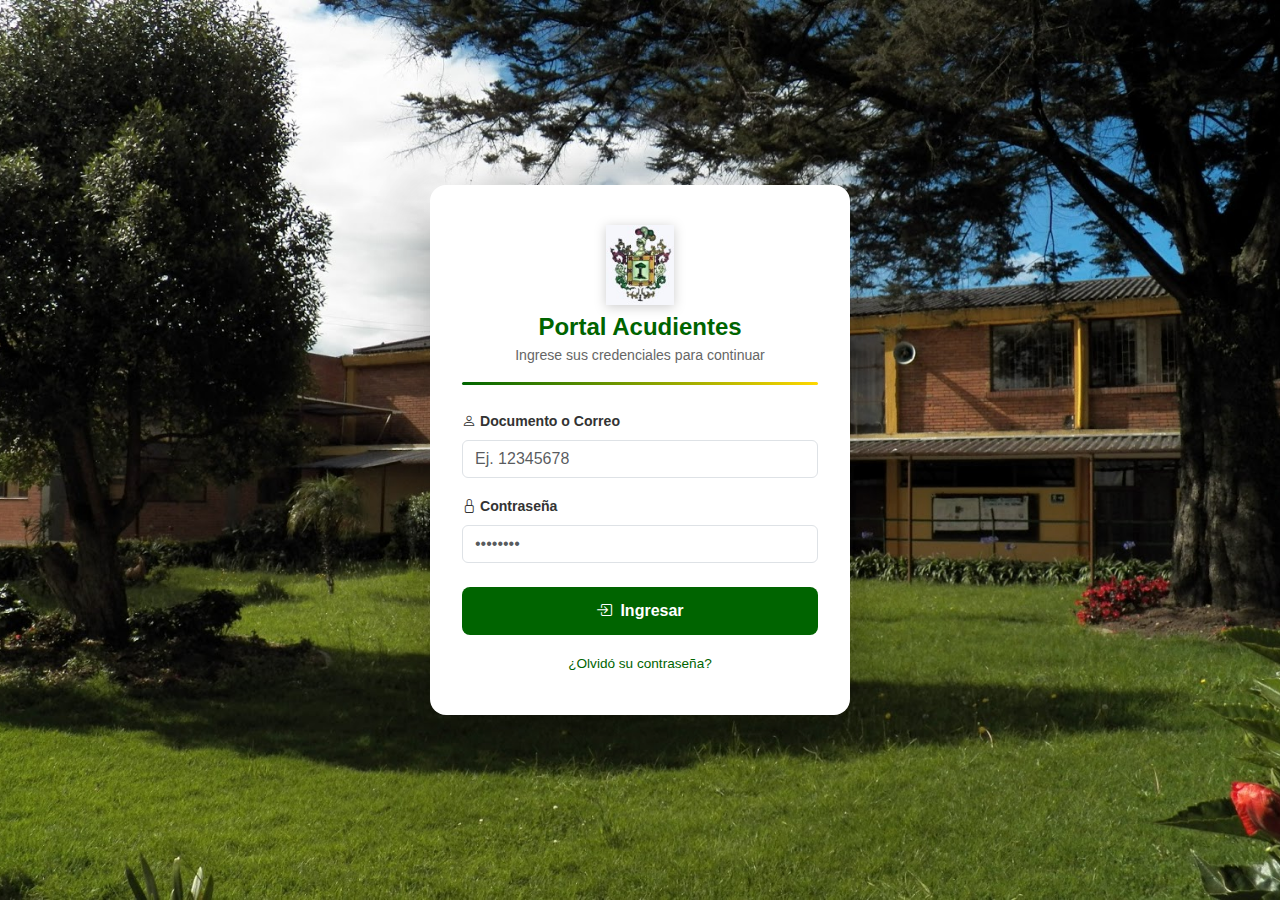
<file: Acudientes.html>
<!DOCTYPE html>
<html lang="es">
<head>
    <meta charset="UTF-8">
    <meta name="viewport" content="width=device-width, initial-scale=1.0">
    <title>Portal Acudientes - Yermo y Parres</title>
    <link href="https://cdn.jsdelivr.net/npm/bootstrap@5.3.3/dist/css/bootstrap.min.css" rel="stylesheet">
    <link href="https://cdn.jsdelivr.net/npm/bootstrap-icons@1.11.3/font/bootstrap-icons.min.css" rel="stylesheet">
    <link rel="stylesheet" href="style.css">
</head>
<body class="login-page">

<div class="login-card">
    <div class="text-center mb-3">
        <img src="[data-uri]" alt="Escudo Yermo y Parres" class="escudo-logo">
        <h2 class="login-title">Portal Acudientes</h2>
        <p class="login-subtitle">Ingrese sus credenciales para continuar</p>
    </div>
    <div class="login-divider"></div>
    <form action="mensajeria.html">
        <div class="mb-3">
            <label for="usuario" class="form-label fw-semibold" style="font-size:0.88rem;">
                <i class="bi bi-person me-1"></i>Documento o Correo
            </label>
            <input type="text" class="form-control" id="usuario" placeholder="Ej. 12345678" required>
        </div>
        <div class="mb-4">
            <label for="password" class="form-label fw-semibold" style="font-size:0.88rem;">
                <i class="bi bi-lock me-1"></i>Contraseña
            </label>
            <input type="password" class="form-control" id="password" placeholder="••••••••" required>
        </div>
        <button type="submit" class="btn-ingresar mb-3">
            <i class="bi bi-box-arrow-in-right me-2"></i>Ingresar
        </button>
        <div class="text-center">
            <a href="#" class="forgot-link">¿Olvidó su contraseña?</a>
        </div>
    </form>
</div>

<script src="https://cdn.jsdelivr.net/npm/bootstrap@5.3.3/dist/js/bootstrap.bundle.min.js"></script>
</body>
</html>
</file>
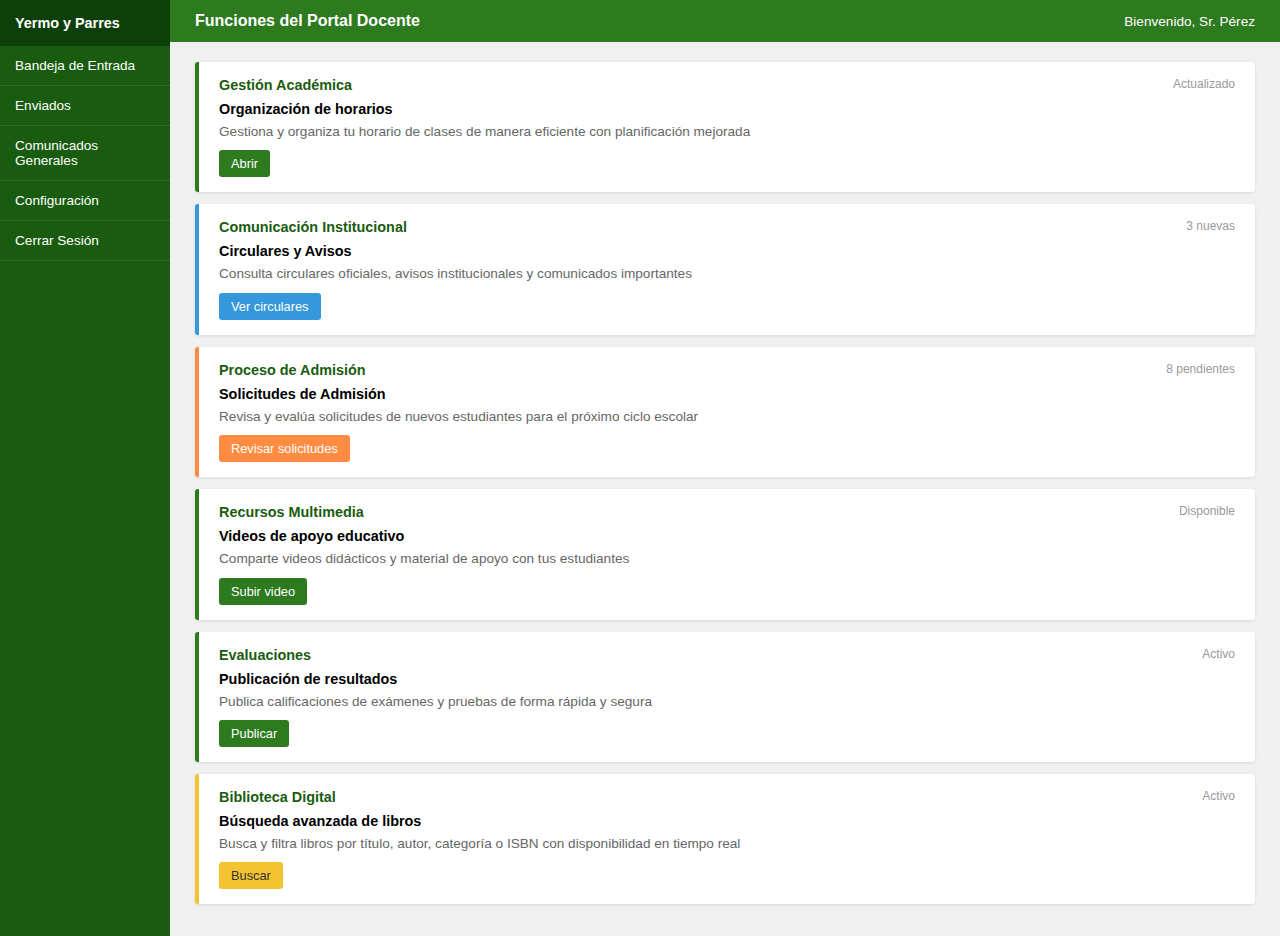
<file: Admisiones.html>
<!DOCTYPE html>
<html lang="es">
<head>
    <meta charset="UTF-8">
    <meta name="viewport" content="width=device-width, initial-scale=1.0">
    <title>Portal Docente - Maestros</title>
    <style>
        * {
            margin: 0;
            padding: 0;
            box-sizing: border-box;
        }
        body {
            font-family: Arial, sans-serif;
            background-color: #f0f0f0;
            display: flex;
        }
        .sidebar {
            width: 170px;
            background-color: #1a5c0f;
            min-height: 100vh;
            color: white;
        }
        .sidebar-header {
            padding: 15px;
            background-color: #0d4008;
            font-weight: bold;
            font-size: 0.9em;
        }
        .menu-item {
            padding: 12px 15px;
            cursor: pointer;
            font-size: 0.85em;
            border-bottom: 1px solid rgba(255,255,255,0.1);
        }
        .menu-item:hover {
            background-color: rgba(255,255,255,0.1);
        }
        .main-content {
            flex: 1;
        }
        .header {
            background-color: #2d7a1f;
            color: white;
            padding: 12px 25px;
            display: flex;
            justify-content: space-between;
            align-items: center;
            font-size: 1em;
        }
        .header-title {
            font-weight: bold;
        }
        .user-info {
            font-size: 0.85em;
        }
        .content-area {
            padding: 20px 25px;
            max-width: 1200px;
        }
        .function-card {
            background-color: white;
            margin-bottom: 12px;
            padding: 15px 20px;
            border-radius: 3px;
            box-shadow: 0 1px 3px rgba(0,0,0,0.1);
            border-left: 4px solid #f4c430;
            position: relative;
            cursor: pointer;
            transition: all 0.2s;
        }
        .function-card:hover {
            box-shadow: 0 3px 8px rgba(0,0,0,0.15);
            transform: translateX(3px);
        }
        .function-card.verde {
            border-left: 4px solid #2d7a1f;
        }
        .function-card.azul {
            border-left: 4px solid #3498db;
        }
        .function-card.naranja {
            border-left: 4px solid #ff8c42;
        }
        .card-header {
            display: flex;
            justify-content: space-between;
            align-items: flex-start;
            margin-bottom: 8px;
        }
        .card-category {
            color: #1a5c0f;
            font-weight: bold;
            font-size: 0.9em;
        }
        .card-time {
            color: #999;
            font-size: 0.75em;
        }
        .card-title {
            color: #000;
            font-weight: bold;
            font-size: 0.9em;
            margin-bottom: 5px;
        }
        .card-description {
            color: #666;
            font-size: 0.85em;
            line-height: 1.5;
        }
        .btn-action {
            background-color: #2d7a1f;
            color: white;
            border: none;
            padding: 6px 12px;
            border-radius: 3px;
            font-size: 0.8em;
            cursor: pointer;
            margin-top: 8px;
            display: inline-block;
        }
        .btn-action:hover {
            background-color: #1a5c0f;
        }
        .btn-action.amarillo {
            background-color: #f4c430;
            color: #333;
        }
        .btn-action.amarillo:hover {
            background-color: #e0b020;
        }
        .btn-action.azul {
            background-color: #3498db;
            color: white;
        }
        .btn-action.azul:hover {
            background-color: #2980b9;
        }
        .btn-action.naranja {
            background-color: #ff8c42;
            color: white;
        }
        .btn-action.naranja:hover {
            background-color: #ff6b1a;
        }

        .modal {
            display: none;
            position: fixed;
            top: 0;
            left: 0;
            width: 100%;
            height: 100%;
            background-color: rgba(0,0,0,0.5);
            z-index: 1000;
        }
        .modal.active {
            display: flex;
            justify-content: center;
            align-items: center;
        }
        .modal-content {
            background-color: white;
            width: 90%;
            max-width: 1000px;
            max-height: 90vh;
            overflow-y: auto;
            border-radius: 5px;
            box-shadow: 0 5px 20px rgba(0,0,0,0.3);
        }
        .modal-header {
            background-color: #2d7a1f;
            color: white;
            padding: 15px 20px;
            display: flex;
            justify-content: space-between;
            align-items: center;
        }
        .modal-header.naranja {
            background-color: #ff8c42;
        }
        .modal-header h2 {
            font-size: 1.2em;
        }
        .btn-close {
            background: none;
            border: none;
            color: white;
            font-size: 1.5em;
            cursor: pointer;
            padding: 0;
            width: 30px;
            height: 30px;
        }
        .modal-body {
            padding: 20px;
        }
        
        .acciones-horario {
            display: flex;
            gap: 10px;
            margin-bottom: 20px;
            flex-wrap: wrap;
        }
        .btn-agregar {
            background-color: #2d7a1f;
            color: white;
            border: none;
            padding: 10px 20px;
            border-radius: 4px;
            cursor: pointer;
            font-size: 0.9em;
            margin: 0;
        }
        .btn-agregar:hover {
            background-color: #1a5c0f;
        }
        .btn-secundario {
            background-color: #f4c430;
            color: #333;
        }
        .btn-secundario:hover {
            background-color: #e0b020;
        }
        .solicitud-card {
            background-color: white;
            border: 1px solid #ddd;
            border-radius: 5px;
            padding: 15px;
            margin-bottom: 15px;
            border-left: 4px solid #ff8c42;
            transition: all 0.2s;
        }
        .solicitud-card:hover {
            box-shadow: 0 3px 10px rgba(0,0,0,0.1);
        }
        .solicitud-header {
            display: flex;
            justify-content: space-between;
            align-items: center;
            margin-bottom: 10px;
        }
        .solicitud-nombre {
            font-weight: bold;
            color: #2c3e50;
            font-size: 1em;
        }
        .badge-estado {
            padding: 4px 10px;
            border-radius: 12px;
            font-size: 0.75em;
            font-weight: bold;
        }
        .badge-pendiente {
            background-color: #fff3cd;
            color: #856404;
        }
        .badge-revision {
            background-color: #cfe2ff;
            color: #084298;
        }
        .badge-aprobado {
            background-color: #d1e7dd;
            color: #0f5132;
        }
        .badge-rechazado {
            background-color: #f8d7da;
            color: #842029;
        }
        .solicitud-info {
            color: #666;
            font-size: 0.85em;
            margin-bottom: 10px;
        }
        .solicitud-acciones {
            display: flex;
            gap: 10px;
            margin-top: 10px;
            flex-wrap: wrap;
        }
        .btn-pequeño {
            padding: 5px 12px;
            font-size: 0.8em;
            border-radius: 3px;
            border: none;
            cursor: pointer;
            transition: all 0.2s;
        }
        .btn-pequeño:hover {
            opacity: 0.8;
            transform: translateY(-1px);
        }

        .expediente-section {
            margin-bottom: 20px;
            padding: 15px;
            background-color: #f9f9f9;
            border-radius: 5px;
            border-left: 3px solid #ff8c42;
        }
        .expediente-section h3 {
            color: #2c3e50;
            font-size: 1em;
            margin-bottom: 10px;
            display: flex;
            align-items: center;
            gap: 8px;
        }
        .expediente-row {
            display: flex;
            margin-bottom: 8px;
            font-size: 0.9em;
        }
        .expediente-label {
            font-weight: bold;
            min-width: 150px;
            color: #555;
        }
        .expediente-value {
            color: #333;
        }
        .documentos-list {
            list-style: none;
            padding: 0;
        }
        .documentos-list li {
            padding: 8px;
            margin-bottom: 5px;
            background-color: white;
            border-radius: 3px;
            display: flex;
            justify-content: space-between;
            align-items: center;
        }
        .doc-nombre {
            display: flex;
            align-items: center;
            gap: 8px;
        }
        .doc-estado {
            padding: 3px 8px;
            border-radius: 10px;
            font-size: 0.75em;
            font-weight: bold;
        }
        .doc-completo {
            background-color: #d1e7dd;
            color: #0f5132;
        }
        .doc-pendiente {
            background-color: #fff3cd;
            color: #856404;
        }
        .comentarios-box {
            width: 100%;
            min-height: 100px;
            padding: 10px;
            border: 1px solid #ddd;
            border-radius: 4px;
            font-family: Arial, sans-serif;
            font-size: 0.9em;
            margin-top: 10px;
        }
        .filtros-container {
            background-color: #f9f9f9;
            padding: 15px;
            border-radius: 5px;
            margin-bottom: 20px;
            display: none;
        }
        .filtros-container.active {
            display: block;
        }
        .filtro-row {
            display: flex;
            gap: 15px;
            margin-bottom: 10px;
            flex-wrap: wrap;
        }
        .filtro-item {
            flex: 1;
            min-width: 200px;
        }
        .filtro-item label {
            display: block;
            margin-bottom: 5px;
            font-size: 0.85em;
            font-weight: bold;
            color: #555;
        }
        .filtro-item select,
        .filtro-item input {
            width: 100%;
            padding: 8px;
            border: 1px solid #ddd;
            border-radius: 3px;
            font-size: 0.85em;
        }
        .estadisticas-grid {
            display: grid;
            grid-template-columns: repeat(auto-fit, minmax(200px, 1fr));
            gap: 15px;
            margin-bottom: 20px;
        }
        .stat-card {
            background: linear-gradient(135deg, #667eea 0%, #764ba2 100%);
            color: white;
            padding: 20px;
            border-radius: 8px;
            box-shadow: 0 3px 10px rgba(0,0,0,0.2);
        }
        .stat-card.naranja {
            background: linear-gradient(135deg, #f093fb 0%, #f5576c 100%);
        }
        .stat-card.verde {
            background: linear-gradient(135deg, #4facfe 0%, #00f2fe 100%);
        }
        .stat-card.azul {
            background: linear-gradient(135deg, #43e97b 0%, #38f9d7 100%);
        }
        .stat-numero {
            font-size: 2.5em;
            font-weight: bold;
            margin-bottom: 5px;
        }
        .stat-label {
            font-size: 0.9em;
            opacity: 0.9;
        }
        .notificacion {
            position: fixed;
            top: 20px;
            right: 20px;
            padding: 15px 20px;
            background-color: #27ae60;
            color: white;
            border-radius: 5px;
            box-shadow: 0 3px 10px rgba(0,0,0,0.3);
            z-index: 2000;
            display: none;
            animation: slideIn 0.3s ease-out;
        }
        .notificacion.active {
            display: block;
        }
        @keyframes slideIn {
            from {
                transform: translateX(400px);
                opacity: 0;
            }
            to {
                transform: translateX(0);
                opacity: 1;
            }
        }
    </style>
</head>
<body>
    <div class="sidebar">
        <div class="sidebar-header">Yermo y Parres</div>
        <div class="menu-item">Bandeja de Entrada</div>
        <div class="menu-item">Enviados</div>
        <div class="menu-item">Comunicados Generales</div>
        <div class="menu-item">Configuración</div>
        <div class="menu-item">Cerrar Sesión</div>
    </div>

    <div class="main-content">
        <div class="header">
            <div class="header-title">Funciones del Portal Docente</div>
            <div class="user-info">Bienvenido, Sr. Pérez</div>
        </div>

        <div class="content-area">
            <div class="function-card verde" onclick="alert('Función en desarrollo')">
                <div class="card-header">
                    <div class="card-category">Gestión Académica</div>
                    <div class="card-time">Actualizado</div>
                </div>
                <div class="card-title">Organización de horarios</div>
                <div class="card-description">Gestiona y organiza tu horario de clases de manera eficiente con planificación mejorada</div>
                <button class="btn-action" onclick="event.stopPropagation(); alert('Abriendo horarios...')">Abrir</button>
            </div>

            <div class="function-card azul" onclick="alert('Función en desarrollo')">
                <div class="card-header">
                    <div class="card-category">Comunicación Institucional</div>
                    <div class="card-time">3 nuevas</div>
                </div>
                <div class="card-title">Circulares y Avisos</div>
                <div class="card-description">Consulta circulares oficiales, avisos institucionales y comunicados importantes</div>
                <button class="btn-action azul" onclick="event.stopPropagation(); alert('Abriendo circulares...')">Ver circulares</button>
            </div>

            <div class="function-card naranja" onclick="abrirAdmisiones()">
                <div class="card-header">
                    <div class="card-category">Proceso de Admisión</div>
                    <div class="card-time">8 pendientes</div>
                </div>
                <div class="card-title">Solicitudes de Admisión</div>
                <div class="card-description">Revisa y evalúa solicitudes de nuevos estudiantes para el próximo ciclo escolar</div>
                <button class="btn-action naranja" onclick="event.stopPropagation(); abrirAdmisiones()">Revisar solicitudes</button>
            </div>

            <div class="function-card verde" onclick="alert('Función en desarrollo')">
                <div class="card-header">
                    <div class="card-category">Recursos Multimedia</div>
                    <div class="card-time">Disponible</div>
                </div>
                <div class="card-title">Videos de apoyo educativo</div>
                <div class="card-description">Comparte videos didácticos y material de apoyo con tus estudiantes</div>
                <button class="btn-action" onclick="event.stopPropagation(); alert('Subiendo video...')">Subir video</button>
            </div>

            <div class="function-card verde" onclick="alert('Función en desarrollo')">
                <div class="card-header">
                    <div class="card-category">Evaluaciones</div>
                    <div class="card-time">Activo</div>
                </div>
                <div class="card-title">Publicación de resultados</div>
                <div class="card-description">Publica calificaciones de exámenes y pruebas de forma rápida y segura</div>
                <button class="btn-action" onclick="event.stopPropagation(); alert('Publicando resultados...')">Publicar</button>
            </div>

            <div class="function-card" onclick="alert('Función en desarrollo')">
                <div class="card-header">
                    <div class="card-category">Biblioteca Digital</div>
                    <div class="card-time">Activo</div>
                </div>
                <div class="card-title">Búsqueda avanzada de libros</div>
                <div class="card-description">Busca y filtra libros por título, autor, categoría o ISBN con disponibilidad en tiempo real</div>
                <button class="btn-action amarillo" onclick="event.stopPropagation(); alert('Buscando libros...')">Buscar</button>
            </div>
        </div>
    </div>

    <div id="modalAdmisiones" class="modal">
        <div class="modal-content">
            <div class="modal-header naranja">
                <h2>📋 Solicitudes de Admisión - Ciclo 2026</h2>
                <button class="btn-close" onclick="cerrarAdmisiones()">&times;</button>
            </div>
            <div class="modal-body">
                <div class="acciones-horario">
                    <button class="btn-agregar" style="background-color: #ff8c42;" onclick="toggleFiltros()">🔍 Filtrar</button>
                    <button class="btn-agregar btn-secundario" onclick="exportarSolicitudes()">📥 Exportar Excel</button>
                    <button class="btn-agregar btn-secundario" onclick="mostrarEstadisticas()">📊 Estadísticas</button>
                </div>

                <div id="filtrosContainer" class="filtros-container">
                    <h3 style="margin-bottom: 10px;">Filtros de búsqueda</h3>
                    <div class="filtro-row">
                        <div class="filtro-item">
                            <label>Estado:</label>
                            <select id="filtroEstado" onchange="aplicarFiltros()">
                                <option value="todos">Todos</option>
                                <option value="pendiente">Pendiente</option>
                                <option value="revision">En Revisión</option>
                                <option value="aprobado">Aprobado</option>
                                <option value="rechazado">Rechazado</option>
                            </select>
                        </div>
                        <div class="filtro-item">
                            <label>Grado:</label>
                            <select id="filtroGrado" onchange="aplicarFiltros()">
                                <option value="todos">Todos</option>
                                <option value="1">1° Secundaria</option>
                                <option value="2">2° Secundaria</option>
                                <option value="3">3° Secundaria</option>
                            </select>
                        </div>
                        <div class="filtro-item">
                            <label>Búsqueda:</label>
                            <input type="text" id="filtroBusqueda" placeholder="Nombre del estudiante..." onkeyup="aplicarFiltros()">
                        </div>
                    </div>
                    <button class="btn-agregar btn-secundario" onclick="limpiarFiltros()">Limpiar filtros</button>
                </div>

                <div id="estadisticasContainer" style="display: none;">
                    <h3 style="margin-bottom: 15px;">Estadísticas de Admisiones</h3>
                    <div class="estadisticas-grid">
                        <div class="stat-card naranja">
                            <div class="stat-numero">8</div>
                            <div class="stat-label">Total Solicitudes</div>
                        </div>
                        <div class="stat-card">
                            <div class="stat-numero">5</div>
                            <div class="stat-label">Pendientes</div>
                        </div>
                        <div class="stat-card verde">
                            <div class="stat-numero">2</div>
                            <div class="stat-label">Aprobadas</div>
                        </div>
                        <div class="stat-card azul">
                            <div class="stat-numero">8.9</div>
                            <div class="stat-label">Promedio General</div>
                        </div>
                    </div>
                    <button class="btn-agregar btn-secundario" onclick="ocultarEstadisticas()">Cerrar estadísticas</button>
                </div>

                <div id="listaSolicitudes">
                    <div class="solicitud-card" data-estado="pendiente" data-grado="1">
                        <div class="solicitud-header">
                            <div class="solicitud-nombre">Ana María González Pérez</div>
                            <span class="badge-estado badge-pendiente">Pendiente</span>
                        </div>
                        <div class="solicitud-info">
                            <strong>Grado solicitado:</strong> 1° Secundaria | <strong>Fecha:</strong> 05 Dic 2025 | <strong>Promedio:</strong> 9.2
                        </div>
                        <div class="solicitud-info">
                            <strong>Contacto:</strong> ana.gonzalez@email.com | Tel: 555-1234-5678
                        </div>
                        <div class="solicitud-acciones">
                            <button class="btn-pequeño" style="background-color: #ff8c42; color: white;" onclick="cambiarEstado(this, 'revision')">📝 En Revisión</button>
                            <button class="btn-pequeño" style="background-color: #27ae60; color: white;" onclick="cambiarEstado(this, 'aprobado')">✓ Aprobar</button>
                            <button class="btn-pequeño" style="background-color: #e74c3c; color: white;" onclick="cambiarEstado(this, 'rechazado')">✗ Rechazar</button>
                            <button class="btn-pequeño" style="background-color: #95a5a6; color: white;" onclick="verExpediente('SOL-001', 'Ana María González Pérez')">📄 Expediente</button>
                        </div>
                    </div>

                    <div class="solicitud-card" data-estado="revision" data-grado="3">
                        <div class="solicitud-header">
                            <div class="solicitud-nombre">Carlos Alberto Ramírez López</div>
                            <span class="badge-estado badge-revision">En Revisión</span>
                        </div>
                        <div class="solicitud-info">
                            <strong>Grado solicitado:</strong> 3° Secundaria | <strong>Fecha:</strong> 04 Dic 2025 | <strong>Promedio:</strong> 8.8
                        </div>
                        <div class="solicitud-info">
                            <strong>Contacto:</strong> carlos.ramirez@email.com | Tel: 555-9876-5432
                        </div>
                        <div class="solicitud-acciones">
                            <button class="btn-pequeño" style="background-color: #ff8c42; color: white;" onclick="cambiarEstado(this, 'revision')">📝 En Revisión</button>
                            <button class="btn-pequeño" style="background-color: #27ae60; color: white;" onclick="cambiarEstado(this, 'aprobado')">✓ Aprobar</button>
                            <button class="btn-pequeño" style="background-color: #e74c3c; color: white;" onclick="cambiarEstado(this, 'rechazado')">✗ Rechazar</button>
                            <button class="btn-pequeño" style="background-color: #95a5a6; color: white;" onclick="verExpediente('SOL-002', 'Carlos Alberto Ramírez López')">📄 Expediente</button>
                        </div>
                    </div>

                    <div class="solicitud-card" data-estado="pendiente" data-grado="2">
                        <div class="solicitud-header">
                            <div class="solicitud-nombre">María José Hernández Cruz</div>
                            <span class="badge-estado badge-pendiente">Pendiente</span>
                        </div>
                        <div class="solicitud-info">
                            <strong>Grado solicitado:</strong> 2° Secundaria | <strong>Fecha:</strong> 03 Dic 2025 | <strong>Promedio:</strong> 9.5
                        </div>
                        <div class="solicitud-info">
                            <strong>Contacto:</strong> maria.hernandez@email.com | Tel: 555-2468-1357
                        </div>
                        <div class="solicitud-acciones">
                            <button class="btn-pequeño" style="background-color: #ff8c42; color: white;" onclick="cambiarEstado(this, 'revision')">📝 En Revisión</button>
                            <button class="btn-pequeño" style="background-color: #27ae60; color: white;" onclick="cambiarEstado(this, 'aprobado')">✓ Aprobar</button>
                            <button class="btn-pequeño" style="background-color: #e74c3c; color: white;" onclick="cambiarEstado(this, 'rechazado')">✗ Rechazar</button>
                            <button class="btn-pequeño" style="background-color: #95a5a6; color: white;" onclick="verExpediente('SOL-003', 'María José Hernández Cruz')">📄 Expediente</button>
                        </div>
                    </div>

                    <div class="solicitud-card" data-estado="aprobado" data-grado="1">
                        <div class="solicitud-header">
                            <div class="solicitud-nombre">Luis Fernando Torres Sánchez</div>
                            <span class="badge-estado badge-aprobado">Aprobado</span>
                        </div>
                        <div class="solicitud-info">
                            <strong>Grado solicitado:</strong> 1° Secundaria | <strong>Fecha:</strong> 02 Dic 2025 | <strong>Promedio:</strong> 9.0
                        </div>
                        <div class="solicitud-info">
                            <strong>Contacto:</strong> luis.torres@email.com | Tel: 555-3691-2580
                        </div>
                        <div class="solicitud-acciones">
                            <button class="btn-pequeño" style="background-color: #ff8c42; color: white;" onclick="cambiarEstado(this, 'revision')">📝 En Revisión</button>
                            <button class="btn-pequeño" style="background-color: #27ae60; color: white;" onclick="cambiarEstado(this, 'aprobado')">✓ Aprobar</button>
                            <button class="btn-pequeño" style="background-color: #e74c3c; color: white;" onclick="cambiarEstado(this, 'rechazado')">✗ Rechazar</button>
                            <button class="btn-pequeño" style="background-color: #95a5a6; color: white;" onclick="verExpediente('SOL-004', 'Luis Fernando Torres Sánchez')">📄 Expediente</button>
                        </div>
                    </div>

                    <div class="solicitud-card" data-estado="pendiente" data-grado="3">
                        <div class="solicitud-header">
                            <div class="solicitud-nombre">Sofía Valentina Morales Díaz</div>
                            <span class="badge-estado badge-pendiente">Pendiente</span>
                        </div>
                        <div class="solicitud-info">
                            <strong>Grado solicitado:</strong> 3° Secundaria | <strong>Fecha:</strong> 01 Dic 2025 | <strong>Promedio:</strong> 8.7
                        </div>
                        <div class="solicitud-info">
                            <strong>Contacto:</strong> sofia.morales@email.com | Tel: 555-7890-1234
                        </div>
                        <div class="solicitud-acciones">
                            <button class="btn-pequeño" style="background-color: #ff8c42; color: white;" onclick="cambiarEstado(this, 'revision')">📝 En Revisión</button>
                            <button class="btn-pequeño" style="background-color: #27ae60; color: white;" onclick="cambiarEstado(this, 'aprobado')">✓ Aprobar</button>
                            <button class="btn-pequeño" style="background-color: #e74c3c; color: white;" onclick="cambiarEstado(this, 'rechazado')">✗ Rechazar</button>
                            <button class="btn-pequeño" style="background-color: #95a5a6; color: white;" onclick="verExpediente('SOL-005', 'Sofía Valentina Morales Díaz')">📄 Expediente</button>
                        </div>
                    </div>

                    <div class="solicitud-card" data-estado="aprobado" data-grado="2">
                        <div class="solicitud-header">
                            <div class="solicitud-nombre">Diego Alejandro Castillo Ruiz</div>
                            <span class="badge-estado badge-aprobado">Aprobado</span>
                        </div>
                        <div class="solicitud-info">
                            <strong>Grado solicitado:</strong> 2° Secundaria | <strong>Fecha:</strong> 30 Nov 2025 | <strong>Promedio:</strong> 9.3
                        </div>
                        <div class="solicitud-info">
                            <strong>Contacto:</strong> diego.castillo@email.com | Tel: 555-4567-8901
                        </div>
                        <div class="solicitud-acciones">
                            <button class="btn-pequeño" style="background-color: #ff8c42; color: white;" onclick="cambiarEstado(this, 'revision')">📝 En Revisión</button>
                            <button class="btn-pequeño" style="background-color: #27ae60; color: white;" onclick="cambiarEstado(this, 'aprobado')">✓ Aprobar</button>
                            <button class="btn-pequeño" style="background-color: #e74c3c; color: white;" onclick="cambiarEstado(this, 'rechazado')">✗ Rechazar</button>
                            <button class="btn-pequeño" style="background-color: #95a5a6; color: white;" onclick="verExpediente('SOL-006', 'Diego Alejandro Castillo Ruiz')">📄 Expediente</button>
                        </div>
                    </div>

                    <div class="solicitud-card" data-estado="revision" data-grado="1">
                        <div class="solicitud-header">
                            <div class="solicitud-nombre">Isabella Fernanda López Méndez</div>
                            <span class="badge-estado badge-revision">En Revisión</span>
                        </div>
                        <div class="solicitud-info">
                            <strong>Grado solicitado:</strong> 1° Secundaria | <strong>Fecha:</strong> 29 Nov 2025 | <strong>Promedio:</strong> 8.5
                        </div>
                        <div class="solicitud-info">
                            <strong>Contacto:</strong> isabella.lopez@email.com | Tel: 555-6543-2109
                        </div>
                        <div class="solicitud-acciones">
                            <button class="btn-pequeño" style="background-color: #ff8c42; color: white;" onclick="cambiarEstado(this, 'revision')">📝 En Revisión</button>
                            <button class="btn-pequeño" style="background-color: #27ae60; color: white;" onclick="cambiarEstado(this, 'aprobado')">✓ Aprobar</button>
                            <button class="btn-pequeño" style="background-color: #e74c3c; color: white;" onclick="cambiarEstado(this, 'rechazado')">✗ Rechazar</button>
                            <button class="btn-pequeño" style="background-color: #95a5a6; color: white;" onclick="verExpediente('SOL-007', 'Isabella Fernanda López Méndez')">📄 Expediente</button>
                        </div>
                    </div>

                    <div class="solicitud-card" data-estado="pendiente" data-grado="2">
                        <div class="solicitud-header">
                            <div class="solicitud-nombre">Emilio José Vargas Ortiz</div>
                            <span class="badge-estado badge-pendiente">Pendiente</span>
                        </div>
                        <div class="solicitud-info">
                            <strong>Grado solicitado:</strong> 2° Secundaria | <strong>Fecha:</strong> 28 Nov 2025 | <strong>Promedio:</strong> 8.9
                        </div>
                        <div class="solicitud-info">
                            <strong>Contacto:</strong> emilio.vargas@email.com | Tel: 555-9876-5432
                        </div>
                        <div class="solicitud-acciones">
                            <button class="btn-pequeño" style="background-color: #ff8c42; color: white;" onclick="cambiarEstado(this, 'revision')">📝 En Revisión</button>
                            <button class="btn-pequeño" style="background-color: #27ae60; color: white;" onclick="cambiarEstado(this, 'aprobado')">✓ Aprobar</button>
                            <button class="btn-pequeño" style="background-color: #e74c3c; color: white;" onclick="cambiarEstado(this, 'rechazado')">✗ Rechazar</button>
                            <button class="btn-pequeño" style="background-color: #95a5a6; color: white;" onclick="verExpediente('SOL-008', 'Emilio José Vargas Ortiz')">📄 Expediente</button>
                        </div>
                    </div>
                </div>
            </div>
        </div>
    </div>

    <div id="modalExpediente" class="modal">
        <div class="modal-content">
            <div class="modal-header naranja">
                <h2 id="tituloExpediente">📄 Expediente del Estudiante</h2>
                <button class="btn-close" onclick="cerrarExpediente()">&times;</button>
            </div>
            <div class="modal-body">
                <div class="expediente-section">
                    <h3>👤 Información Personal</h3>
                    <div class="expediente-row">
                        <span class="expediente-label">Nombre completo:</span>
                        <span class="expediente-value" id="expNombre">Ana María González Pérez</span>
                    </div>
                    <div class="expediente-row">
                        <span class="expediente-label">Fecha de nacimiento:</span>
                        <span class="expediente-value">15 de marzo de 2012</span>
                    </div>
                    <div class="expediente-row">
                        <span class="expediente-label">CURP:</span>
                        <span class="expediente-value">GOPA120315MDFNRN07</span>
                    </div>
                    <div class="expediente-row">
                        <span class="expediente-label">Dirección:</span>
                        <span class="expediente-value">Calle Principal #123, Col. Centro, Bogotá</span>
                    </div>
                </div>

                <div class="expediente-section">
                    <h3>👨‍👩‍👧 Información de Padres/Tutores</h3>
                    <div class="expediente-row">
                        <span class="expediente-label">Padre:</span>
                        <span class="expediente-value">Jorge González Martínez</span>
                    </div>
                    <div class="expediente-row">
                        <span class="expediente-label">Ocupación:</span>
                        <span class="expediente-value">Ingeniero Civil</span>
                    </div>
                    <div class="expediente-row">
                        <span class="expediente-label">Madre:</span>
                        <span class="expediente-value">Patricia Pérez Rodríguez</span>
                    </div>
                    <div class="expediente-row">
                        <span class="expediente-label">Ocupación:</span>
                        <span class="expediente-value">Médico</span>
                    </div>
                    <div class="expediente-row">
                        <span class="expediente-label">Tel. contacto:</span>
                        <span class="expediente-value">555-1234-5678 / 555-8765-4321</span>
                    </div>
                </div>

                <div class="expediente-section">
                    <h3>📋 Documentos Requeridos</h3>
                    <ul class="documentos-list">
                        <li>
                            <span class="doc-nombre">📄 Acta de nacimiento</span>
                            <span class="doc-estado doc-completo">✓ Completo</span>
                        </li>
                        <li>
                            <span class="doc-nombre">📄 CURP</span>
                            <span class="doc-estado doc-completo">✓ Completo</span>
                        </li>
                        <li>
                            <span class="doc-nombre">📄 Certificado de primaria</span>
                            <span class="doc-estado doc-completo">✓ Completo</span>
                        </li>
                        <li>
                            <span class="doc-nombre">📄 Comprobante de domicilio</span>
                            <span class="doc-estado doc-completo">✓ Completo</span>
                        </li>
                        <li>
                            <span class="doc-nombre">📄 Carta de buena conducta</span>
                            <span class="doc-estado doc-pendiente">⏳ Pendiente</span>
                        </li>
                        <li>
                            <span class="doc-nombre">📄 Fotografías tamaño infantil</span>
                            <span class="doc-estado doc-completo">✓ Completo</span>
                        </li>
                    </ul>
                </div>

                <div class="expediente-section">
                    <h3>📚 Información Académica</h3>
                    <div class="expediente-row">
                        <span class="expediente-label">Escuela de procedencia:</span>
                        <span class="expediente-value">Escuela Primaria "Benito Juárez"</span>
                    </div>
                    <div class="expediente-row">
                        <span class="expediente-label">Promedio general:</span>
                        <span class="expediente-value">9.2</span>
                    </div>
                    <div class="expediente-row">
                        <span class="expediente-label">Materias destacadas:</span>
                        <span class="expediente-value">Matemáticas (9.8), Español (9.5), Ciencias (9.6)</span>
                    </div>
                    <div class="expediente-row">
                        <span class="expediente-label">Actividades extracurriculares:</span>
                        <span class="expediente-value">Banda escolar, Club de lectura</span>
                    </div>
                </div>

                <div class="expediente-section">
                    <h3>💬 Comentarios y Observaciones</h3>
                    <textarea class="comentarios-box" placeholder="Agregar comentarios sobre la solicitud...">Estudiante con excelente promedio académico. Muestra interés en las actividades artísticas y culturales. Recomendada por su maestra de primaria.</textarea>
                </div>

                <div style="display: flex; gap: 10px; margin-top: 20px;">
                    <button class="btn-agregar" style="background-color: #27ae60;" onclick="guardarComentarios()">💾 Guardar comentarios</button>
                    <button class="btn-agregar" style="background-color: #3498db;" onclick="imprimirExpediente()">🖨️ Imprimir expediente</button>
                    <button class="btn-agregar btn-secundario" onclick="cerrarExpediente()">Cerrar</button>
                </div>
            </div>
        </div>
    </div>

    <div id="notificacion" class="notificacion"></div>

    <script>
        function abrirAdmisiones() {
            document.getElementById('modalAdmisiones').classList.add('active');
        }

        function cerrarAdmisiones() {
            document.getElementById('modalAdmisiones').classList.remove('active');
        }

        function toggleFiltros() {
            const filtros = document.getElementById('filtrosContainer');
            filtros.classList.toggle('active');
        }

        function aplicarFiltros() {
            const estado = document.getElementById('filtroEstado').value;
            const grado = document.getElementById('filtroGrado').value;
            const busqueda = document.getElementById('filtroBusqueda').value.toLowerCase();
            const solicitudes = document.querySelectorAll('.solicitud-card');

            solicitudes.forEach(card => {
                const cardEstado = card.dataset.estado;
                const cardGrado = card.dataset.grado;
                const cardNombre = card.querySelector('.solicitud-nombre').textContent.toLowerCase();

                let mostrar = true;

                if (estado !== 'todos' && cardEstado !== estado) {
                    mostrar = false;
                }

                if (grado !== 'todos' && cardGrado !== grado) {
                    mostrar = false;
                }

                if (busqueda && !cardNombre.includes(busqueda)) {
                    mostrar = false;
                }

                card.style.display = mostrar ? 'block' : 'none';
            });
        }

        function limpiarFiltros() {
            document.getElementById('filtroEstado').value = 'todos';
            document.getElementById('filtroGrado').value = 'todos';
            document.getElementById('filtroBusqueda').value = '';
            aplicarFiltros();
        }

        function mostrarEstadisticas() {
            document.getElementById('estadisticasContainer').style.display = 'block';
        }

        function ocultarEstadisticas() {
            document.getElementById('estadisticasContainer').style.display = 'none';
        }

        function cambiarEstado(btn, nuevoEstado) {
            const card = btn.closest('.solicitud-card');
            const badgeEstado = card.querySelector('.badge-estado');
            
            card.dataset.estado = nuevoEstado;
            
            badgeEstado.className = 'badge-estado';
            
            switch(nuevoEstado) {
                case 'pendiente':
                    badgeEstado.classList.add('badge-pendiente');
                    badgeEstado.textContent = 'Pendiente';
                    break;
                case 'revision':
                    badgeEstado.classList.add('badge-revision');
                    badgeEstado.textContent = 'En Revisión';
                    break;
                case 'aprobado':
                    badgeEstado.classList.add('badge-aprobado');
                    badgeEstado.textContent = 'Aprobado';
                    break;
                case 'rechazado':
                    badgeEstado.classList.add('badge-rechazado');
                    badgeEstado.textContent = 'Rechazado';
                    break;
            }
            
            mostrarNotificacion('Estado actualizado correctamente');
        }

        function verExpediente(id, nombre) {
            document.getElementById('expNombre').textContent = nombre;
            document.getElementById('tituloExpediente').textContent = '📄 Expediente - ' + id;
            document.getElementById('modalExpediente').classList.add('active');
        }

        function cerrarExpediente() {
            document.getElementById('modalExpediente').classList.remove('active');
        }

        function guardarComentarios() {
            mostrarNotificacion('Comentarios guardados exitosamente');
        }

        function imprimirExpediente() {
            mostrarNotificacion('Generando expediente para impresión...');
        }

        function exportarSolicitudes() {
            mostrarNotificacion('Exportando solicitudes a Excel...');
        }

        function mostrarNotificacion(mensaje) {
            const notif = document.getElementById('notificacion');
            notif.textContent = mensaje;
            notif.classList.add('active');
            
            setTimeout(function() {
                notif.classList.remove('active');
            }, 3000);
        }

        window.onclick = function(event) {
            if (event.target.classList.contains('modal')) {
                event.target.classList.remove('active');
            }
        }
    </script>
</body>
</html>
</file>
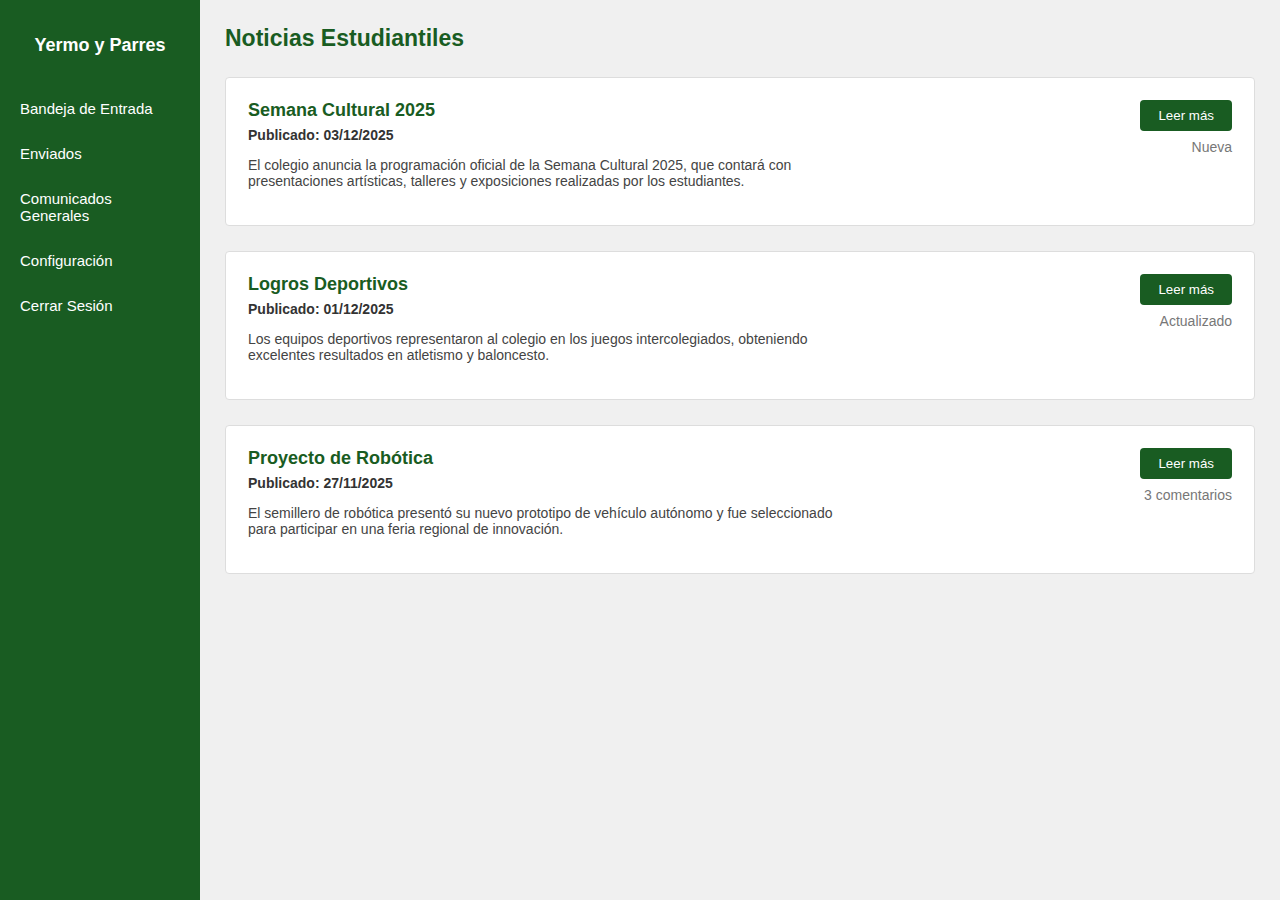
<file: Circulares.html>
<!DOCTYPE html>
<html lang="es">
<head>
<meta charset="UTF-8">
<meta name="viewport" content="width=device-width, initial-scale=1.0">
<title>Noticias – Portal Estudiantil</title>

<style>
    body {
        margin: 0;
        font-family: Arial, sans-serif;
        background: #f0f0f0;
    }

    /* MENÚ LATERAL */
    .sidebar {
        width: 200px;
        background: #195c22;
        color: white;
        height: 100vh;
        position: fixed;
        top: 0;
        left: 0;
        padding-top: 20px;
    }

    .sidebar h2 {
        text-align: center;
        font-size: 18px;
        margin-bottom: 30px;
    }

    .sidebar a {
        display: block;
        padding: 14px 20px;
        color: white;
        text-decoration: none;
        font-size: 15px;
    }

    .sidebar a:hover {
        background: #0f3d17;
    }

    /* CONTENIDO */
    .content {
        margin-left: 200px;
        padding: 25px;
    }

    .titulo_pagina {
        font-size: 23px;
        font-weight: bold;
        color: #195c22;
        margin-bottom: 25px;
    }

    /* TARJETAS DE NOTICIA */
    .noticia {
        background: white;
        border: 1px solid #ddd;
        border-radius: 4px;
        padding: 22px;
        margin-bottom: 25px;
        display: flex;
        justify-content: space-between;
    }

    .noticia h3 {
        margin: 0;
        font-size: 18px;
        color: #195c22;
        margin-bottom: 6px;
    }

    .fecha {
        font-size: 14px;
        font-weight: bold;
        margin-bottom: 6px;
        color: #333;
    }

    .desc {
        font-size: 14px;
        color: #444;
        max-width: 600px;
    }

    .boton {
        background: #195c22;
        color: white;
        padding: 8px 18px;
        border: none;
        border-radius: 4px;
        cursor: pointer;
        margin-bottom: 8px;
    }

    .estado {
        color: #777;
        font-size: 14px;
        text-align: right;
    }
</style>
</head>
<body>

<!-- MENÚ LATERAL -->
<div class="sidebar">
    <h2>Yermo y Parres</h2>
    <a href="#">Bandeja de Entrada</a>
    <a href="#">Enviados</a>
    <a href="#">Comunicados Generales</a>
    <a href="#">Configuración</a>
    <a href="#">Cerrar Sesión</a>
</div>

<!-- CONTENIDO PRINCIPAL -->
<div class="content">

    <div class="titulo_pagina">Noticias Estudiantiles</div>

    <!-- NOTICIA 1 -->
    <div class="noticia">
        <div>
            <h3>Semana Cultural 2025</h3>
            <div class="fecha">Publicado: 03/12/2025</div>
            <p class="desc">
                El colegio anuncia la programación oficial de la Semana Cultural 2025,
                que contará con presentaciones artísticas, talleres y exposiciones
                realizadas por los estudiantes.
            </p>
        </div>
        <div>
            <button class="boton">Leer más</button>
            <div class="estado">Nueva</div>
        </div>
    </div>

    <!-- NOTICIA 2 -->
    <div class="noticia">
        <div>
            <h3>Logros Deportivos</h3>
            <div class="fecha">Publicado: 01/12/2025</div>
            <p class="desc">
                Los equipos deportivos representaron al colegio en los juegos intercolegiados,
                obteniendo excelentes resultados en atletismo y baloncesto.
            </p>
        </div>
        <div>
            <button class="boton">Leer más</button>
            <div class="estado">Actualizado</div>
        </div>
    </div>

    <!-- NOTICIA 3 -->
    <div class="noticia">
        <div>
            <h3>Proyecto de Robótica</h3>
            <div class="fecha">Publicado: 27/11/2025</div>
            <p class="desc">
                El semillero de robótica presentó su nuevo prototipo de vehículo autónomo
                y fue seleccionado para participar en una feria regional de innovación.
            </p>
        </div>
        <div>
            <button class="boton">Leer más</button>
            <div class="estado">3 comentarios</div>
        </div>
    </div>

</div>

</body>
</html>
</file>
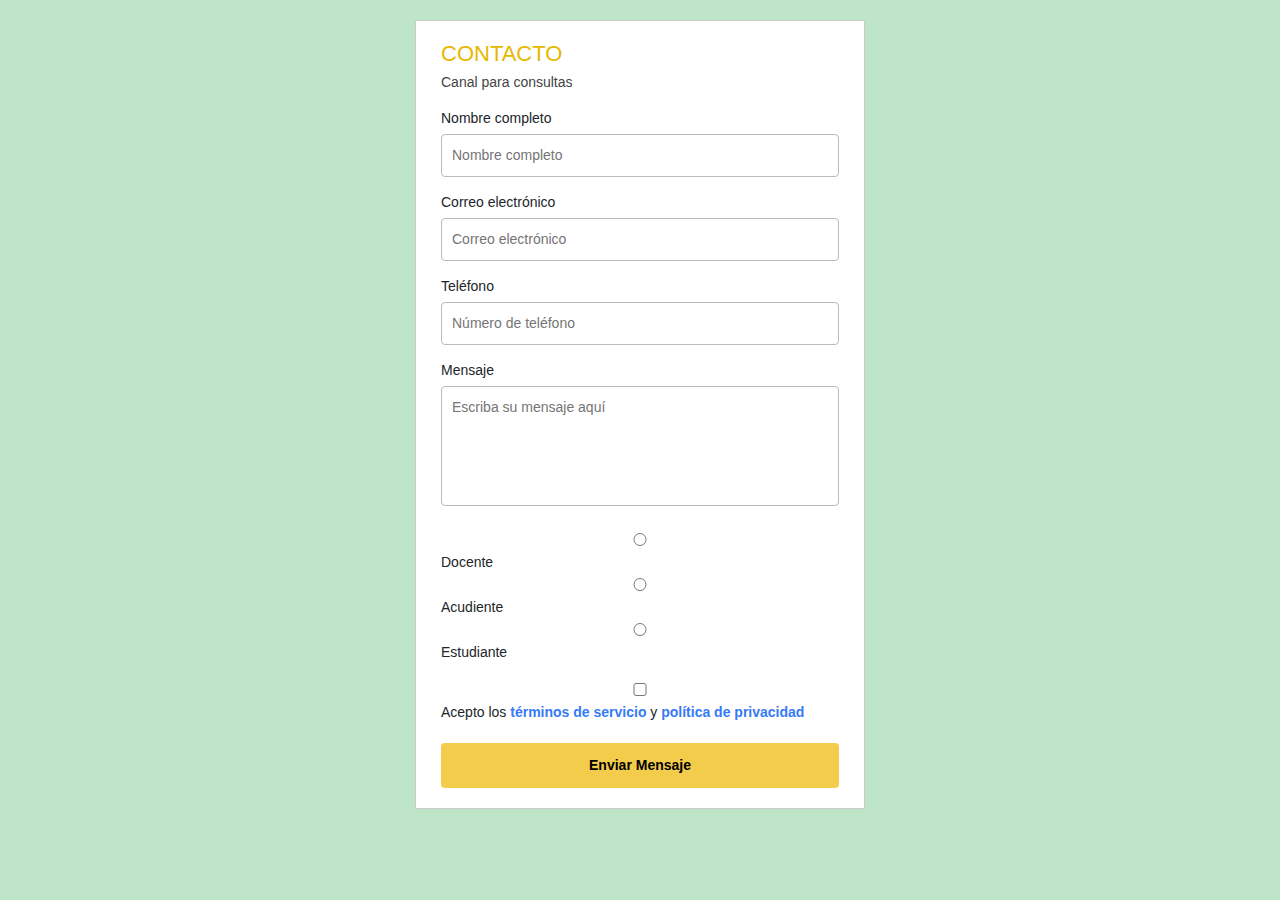
<file: Contacto.html>
<!DOCTYPE html>
<html lang="es">
<html>   
<head>
<meta charset="UTF-8">
<title>Contacto</title>
  <link href="https://cdn.jsdelivr.net/npm/bootstrap@5.3.2/dist/css/bootstrap.min.css" rel="stylesheet">

<style>
    body {
        background:#bfe5c8; 
        font-family: Arial;
        padding: 20px;
    }

    .caja {
        width: 450px;
        background: white;
        padding: 20px 25px;
        margin: 0 auto;
        border: 1px solid #ccc;
    }

    h2 {
       color: #e6b800;
        margin-bottom: 5px;
        font-size: 22px;
    }

    p {
        margin-bottom: 15px;
        color: #444;
        font-size: 14px;
    }

    label {
        font-size: 14px;
        display: block;
        margin-top: 15px;
    }

    input, textarea {
        width: 100%;
        padding: 10px;
        border: 1px solid #bbb;
        border-radius: 4px;
        font-size: 14px;
        margin-top: 5px;
    }

    textarea {
        height: 120px;
        resize: none;
    }

    .opciones {
        margin-top: 15px;
        font-size: 14px;
    }

    .opciones label {
        margin-right: 15px;
    }

    .terms {
        margin-top: 15px;
        font-size: 14px;
    }

    .terms a {
        color: #367af6;
        text-decoration: none;
        font-weight: bold;
    }

    button {
        margin-top: 20px;
        background: #f3cc4b;
        padding: 12px;
        border: none;
        border-radius: 4px;
        font-size: 14px;
        cursor: pointer;
        width: 100%;
        font-weight: bold;
    }
</style>

</head>
<body>

<div class="caja">

    <h2>CONTACTO</h2>
    <p>Canal para consultas</p>

    <label>Nombre completo</label>
    <input type="text" placeholder="Nombre completo">

    <label>Correo electrónico</label>
    <input type="email" placeholder="Correo electrónico">

    <label>Teléfono</label>
    <input type="text" placeholder="Número de teléfono">

    <label>Mensaje</label>
    <textarea placeholder="Escriba su mensaje aquí"></textarea>

    <div class="opciones">
        <input type="radio" name="rol"> Docente
        <input type="radio" name="rol"> Acudiente
        <input type="radio" name="rol"> Estudiante
    </div>

    <div class="terms">
        <input type="checkbox"> Acepto los 
        <a href="#">términos de servicio</a> y 
        <a href="#">política de privacidad</a>
    </div>

    <button>Enviar Mensaje</button>

</div>

</body>
</html>
</file>
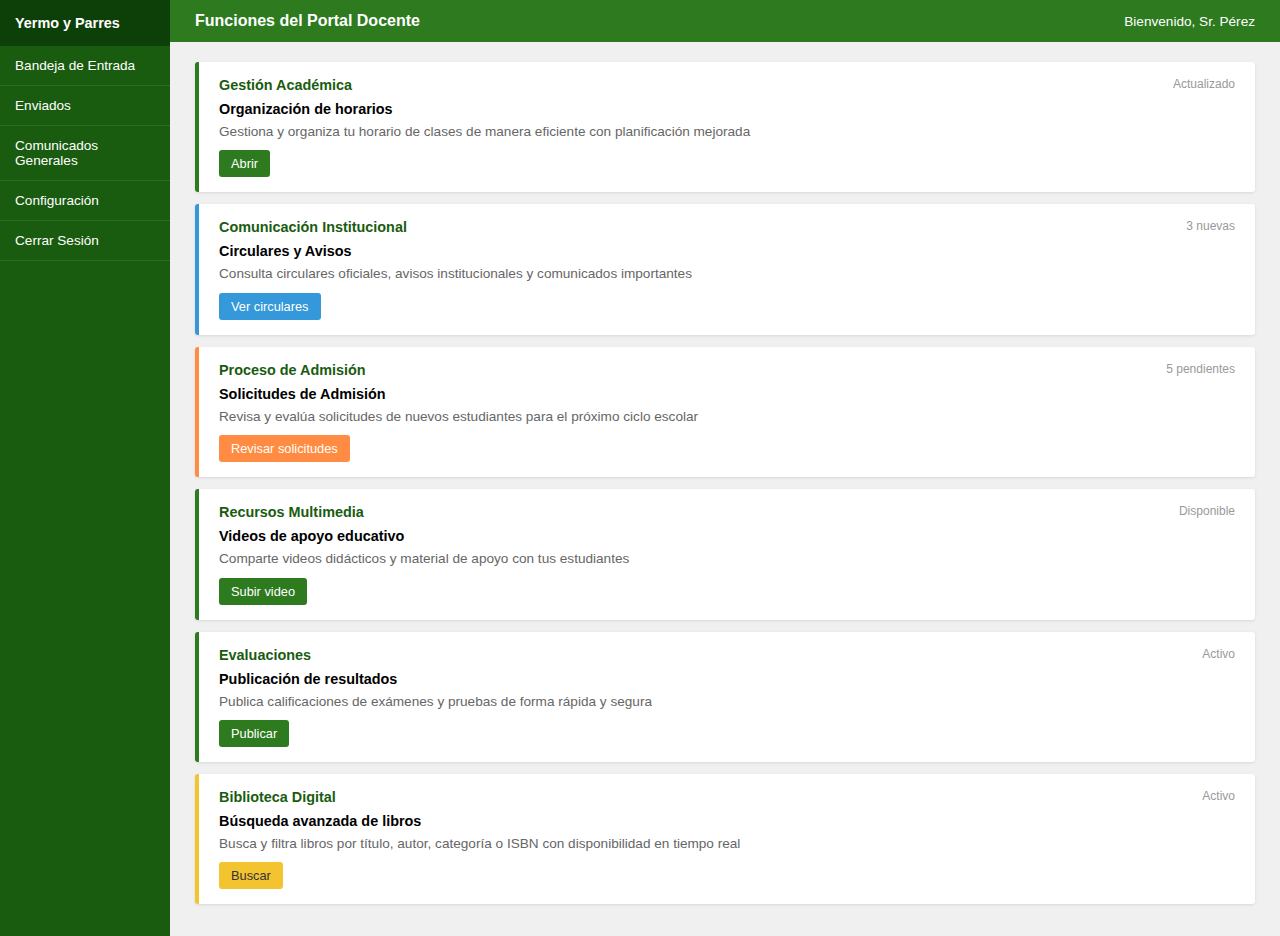
<file: Docente.html>
<!DOCTYPE html>
<html lang="es">
<head>
    <meta charset="UTF-8">
    <meta name="viewport" content="width=device-width, initial-scale=1.0">
    <title>Portal Docente - Maestros</title>
    <style>
        * {
            margin: 0;
            padding: 0;
            box-sizing: border-box;
        }
        body {
            font-family: Arial, sans-serif;
            background-color: #f0f0f0;
            display: flex;
        }
        .sidebar {
            width: 170px;
            background-color: #1a5c0f;
            min-height: 100vh;
            color: white;
        }
        .sidebar-header {
            padding: 15px;
            background-color: #0d4008;
            font-weight: bold;
            font-size: 0.9em;
        }
        .menu-item {
            padding: 12px 15px;
            cursor: pointer;
            font-size: 0.85em;
            border-bottom: 1px solid rgba(255,255,255,0.1);
        }
        .menu-item:hover {
            background-color: rgba(255,255,255,0.1);
        }
        .main-content {
            flex: 1;
        }
        .header {
            background-color: #2d7a1f;
            color: white;
            padding: 12px 25px;
            display: flex;
            justify-content: space-between;
            align-items: center;
            font-size: 1em;
        }
        .header-title {
            font-weight: bold;
        }
        .user-info {
            font-size: 0.85em;
        }
        .content-area {
            padding: 20px 25px;
            max-width: 1200px;
        }
        .function-card {
            background-color: white;
            margin-bottom: 12px;
            padding: 15px 20px;
            border-radius: 3px;
            box-shadow: 0 1px 3px rgba(0,0,0,0.1);
            border-left: 4px solid #f4c430;
            position: relative;
            cursor: pointer;
            transition: all 0.2s;
        }
        .function-card:hover {
            box-shadow: 0 3px 8px rgba(0,0,0,0.15);
            transform: translateX(3px);
        }
        .function-card.verde {
            border-left: 4px solid #2d7a1f;
        }
        .function-card.azul {
            border-left: 4px solid #3498db;
        }
        .function-card.naranja {
            border-left: 4px solid #ff8c42;
        }
        .card-header {
            display: flex;
            justify-content: space-between;
            align-items: flex-start;
            margin-bottom: 8px;
        }
        .card-category {
            color: #1a5c0f;
            font-weight: bold;
            font-size: 0.9em;
        }
        .card-time {
            color: #999;
            font-size: 0.75em;
        }
        .card-title {
            color: #000;
            font-weight: bold;
            font-size: 0.9em;
            margin-bottom: 5px;
        }
        .card-description {
            color: #666;
            font-size: 0.85em;
            line-height: 1.5;
        }
        .btn-action {
            background-color: #2d7a1f;
            color: white;
            border: none;
            padding: 6px 12px;
            border-radius: 3px;
            font-size: 0.8em;
            cursor: pointer;
            margin-top: 8px;
            display: inline-block;
        }
        .btn-action:hover {
            background-color: #1a5c0f;
        }
        .btn-action.amarillo {
            background-color: #f4c430;
            color: #333;
        }
        .btn-action.amarillo:hover {
            background-color: #e0b020;
        }
        .btn-action.azul {
            background-color: #3498db;
            color: white;
        }
        .btn-action.azul:hover {
            background-color: #2980b9;
        }
        .btn-action.naranja {
            background-color: #ff8c42;
            color: white;
        }
        .btn-action.naranja:hover {
            background-color: #ff6b1a;
        }

        /* Modal */
        .modal {
            display: none;
            position: fixed;
            top: 0;
            left: 0;
            width: 100%;
            height: 100%;
            background-color: rgba(0,0,0,0.5);
            z-index: 1000;
        }
        .modal.active {
            display: flex;
            justify-content: center;
            align-items: center;
        }
        .modal-content {
            background-color: white;
            width: 90%;
            max-width: 1000px;
            max-height: 90vh;
            overflow-y: auto;
            border-radius: 5px;
            box-shadow: 0 5px 20px rgba(0,0,0,0.3);
        }
        .modal-header {
            background-color: #2d7a1f;
            color: white;
            padding: 15px 20px;
            display: flex;
            justify-content: space-between;
            align-items: center;
        }
        .modal-header.azul {
            background-color: #3498db;
        }
        .modal-header.naranja {
            background-color: #ff8c42;
        }
        .modal-header h2 {
            font-size: 1.2em;
        }
        .btn-close {
            background: none;
            border: none;
            color: white;
            font-size: 1.5em;
            cursor: pointer;
            padding: 0;
            width: 30px;
            height: 30px;
        }
        .modal-body {
            padding: 20px;
        }
        .horario-container {
            overflow-x: auto;
        }
        .horario-table {
            width: 100%;
            border-collapse: collapse;
            margin: 20px 0;
        }
        .horario-table th {
            background-color: #2d7a1f;
            color: white;
            padding: 12px;
            text-align: center;
            font-size: 0.9em;
        }
        .horario-table td {
            border: 1px solid #ddd;
            padding: 10px;
            text-align: center;
            font-size: 0.85em;
            min-width: 100px;
            height: 60px;
        }
        .horario-table tr:nth-child(even) {
            background-color: #f9f9f9;
        }
        .clase {
            background-color: #e8f5e3;
            border: 2px solid #2d7a1f;
            border-radius: 4px;
            padding: 8px;
            cursor: pointer;
            transition: all 0.2s;
        }
        .clase:hover {
            background-color: #d0eac5;
            transform: scale(1.05);
        }
        .clase-nombre {
            font-weight: bold;
            color: #1a5c0f;
            font-size: 0.9em;
        }
        .clase-grupo {
            color: #666;
            font-size: 0.75em;
        }
        .btn-agregar {
            background-color: #2d7a1f;
            color: white;
            border: none;
            padding: 10px 20px;
            border-radius: 4px;
            cursor: pointer;
            font-size: 0.9em;
            margin: 10px 5px;
        }
        .btn-agregar:hover {
            background-color: #1a5c0f;
        }
        .btn-secundario {
            background-color: #f4c430;
            color: #333;
        }
        .btn-secundario:hover {
            background-color: #e0b020;
        }
        .acciones-horario {
            display: flex;
            gap: 10px;
            margin-bottom: 20px;
            flex-wrap: wrap;
        }
        
        /* Circulares */
        .circular-item {
            background-color: #f9f9f9;
            border: 1px solid #ddd;
            border-radius: 5px;
            padding: 15px;
            margin-bottom: 15px;
            transition: all 0.2s;
        }
        .circular-item:hover {
            box-shadow: 0 2px 8px rgba(0,0,0,0.1);
        }
        .circular-header {
            display: flex;
            justify-content: space-between;
            align-items: center;
            margin-bottom: 10px;
        }
        .circular-fecha {
            background-color: #3498db;
            color: white;
            padding: 5px 10px;
            border-radius: 3px;
            font-size: 0.8em;
        }
        .circular-titulo {
            font-weight: bold;
            color: #2c3e50;
            margin-bottom: 8px;
            font-size: 1em;
        }
        .circular-contenido {
            color: #666;
            font-size: 0.9em;
            line-height: 1.5;
        }
        .circular-acciones {
            margin-top: 10px;
            display: flex;
            gap: 10px;
        }
        .btn-pequeño {
            padding: 5px 12px;
            font-size: 0.8em;
            border-radius: 3px;
            border: none;
            cursor: pointer;
        }
        
        /* Admisiones */
        .solicitud-card {
            background-color: white;
            border: 1px solid #ddd;
            border-radius: 5px;
            padding: 15px;
            margin-bottom: 15px;
            border-left: 4px solid #ff8c42;
        }
        .solicitud-header {
            display: flex;
            justify-content: space-between;
            align-items: center;
            margin-bottom: 10px;
        }
        .solicitud-nombre {
            font-weight: bold;
            color: #2c3e50;
            font-size: 1em;
        }
        .badge-estado {
            padding: 4px 10px;
            border-radius: 12px;
            font-size: 0.75em;
            font-weight: bold;
        }
        .badge-pendiente {
            background-color: #fff3cd;
            color: #856404;
        }
        .badge-revision {
            background-color: #cfe2ff;
            color: #084298;
        }
        .badge-aprobado {
            background-color: #d1e7dd;
            color: #0f5132;
        }
        .solicitud-info {
            color: #666;
            font-size: 0.85em;
            margin-bottom: 10px;
        }
        .solicitud-acciones {
            display: flex;
            gap: 10px;
            margin-top: 10px;
        }
    </style>
</head>
<body>
    <div class="sidebar">
        <div class="sidebar-header">Yermo y Parres</div>
        <div class="menu-item">Bandeja de Entrada</div>
        <div class="menu-item">Enviados</div>
        <div class="menu-item">Comunicados Generales</div>
        <div class="menu-item">Configuración</div>
        <div class="menu-item">Cerrar Sesión</div>
    </div>

    <div class="main-content">
        <div class="header">
            <div class="header-title">Funciones del Portal Docente</div>
            <div class="user-info">Bienvenido, Sr. Pérez</div>
        </div>

        <div class="content-area">
            <div class="function-card verde" onclick="abrirHorario()">
                <div class="card-header">
                    <div class="card-category">Gestión Académica</div>
                    <div class="card-time">Actualizado</div>
                </div>
                <div class="card-title">Organización de horarios</div>
                <div class="card-description">Gestiona y organiza tu horario de clases de manera eficiente con planificación mejorada</div>
                <button class="btn-action" onclick="event.stopPropagation(); abrirHorario()">Abrir</button>
            </div>

            <div class="function-card azul" onclick="abrirCirculares()">
                <div class="card-header">
                    <div class="card-category">Comunicación Institucional</div>
                    <div class="card-time">3 nuevas</div>
                </div>
                <div class="card-title">Circulares y Avisos</div>
                <div class="card-description">Consulta circulares oficiales, avisos institucionales y comunicados importantes</div>
                <button class="btn-action azul" onclick="event.stopPropagation(); abrirCirculares()">Ver circulares</button>
            </div>

            <div class="function-card naranja" onclick="abrirAdmisiones()">
                <div class="card-header">
                    <div class="card-category">Proceso de Admisión</div>
                    <div class="card-time">5 pendientes</div>
                </div>
                <div class="card-title">Solicitudes de Admisión</div>
                <div class="card-description">Revisa y evalúa solicitudes de nuevos estudiantes para el próximo ciclo escolar</div>
                <button class="btn-action naranja" onclick="event.stopPropagation(); abrirAdmisiones()">Revisar solicitudes</button>
            </div>

            <div class="function-card verde" onclick="alert('Accediendo a videos de apoyo...')">
                <div class="card-header">
                    <div class="card-category">Recursos Multimedia</div>
                    <div class="card-time">Disponible</div>
                </div>
                <div class="card-title">Videos de apoyo educativo</div>
                <div class="card-description">Comparte videos didácticos y material de apoyo con tus estudiantes</div>
                <button class="btn-action" onclick="event.stopPropagation(); alert('Subiendo video...')">Subir video</button>
            </div>

            <div class="function-card verde" onclick="alert('Accediendo a publicación de resultados...')">
                <div class="card-header">
                    <div class="card-category">Evaluaciones</div>
                    <div class="card-time">Activo</div>
                </div>
                <div class="card-title">Publicación de resultados</div>
                <div class="card-description">Publica calificaciones de exámenes y pruebas de forma rápida y segura</div>
                <button class="btn-action" onclick="event.stopPropagation(); alert('Publicando resultados...')">Publicar</button>
            </div>

            <div class="function-card" onclick="alert('Accediendo a búsqueda de libros...')">
                <div class="card-header">
                    <div class="card-category">Biblioteca Digital</div>
                    <div class="card-time">Activo</div>
                </div>
                <div class="card-title">Búsqueda avanzada de libros</div>
                <div class="card-description">Busca y filtra libros por título, autor, categoría o ISBN con disponibilidad en tiempo real</div>
                <button class="btn-action amarillo" onclick="event.stopPropagation(); alert('Buscando libros...')">Buscar</button>
            </div>
        </div>
    </div>

    <!-- Modal de Horario -->
    <div id="modalHorario" class="modal">
        <div class="modal-content">
            <div class="modal-header">
                <h2>📅 Organización de Horarios - Semestre Actual</h2>
                <button class="btn-close" onclick="cerrarHorario()">&times;</button>
            </div>
            <div class="modal-body">
                <div class="acciones-horario">
                    <button class="btn-agregar" onclick="agregarClase()">➕ Agregar Clase</button>
                    <button class="btn-agregar btn-secundario" onclick="exportarHorario()">📥 Exportar PDF</button>
                    <button class="btn-agregar btn-secundario" onclick="compartirHorario()">📤 Compartir</button>
                    <button class="btn-agregar btn-secundario" onclick="verHistorial()">📋 Historial</button>
                </div>

                <div class="horario-container">
                    <table class="horario-table">
                        <thead>
                            <tr>
                                <th>Hora</th>
                                <th>Lunes</th>
                                <th>Martes</th>
                                <th>Miércoles</th>
                                <th>Jueves</th>
                                <th>Viernes</th>
                            </tr>
                        </thead>
                        <tbody>
                            <tr>
                                <td><strong>7:00 - 8:00</strong></td>
                                <td><div class="clase" onclick="editarClase(this)">
                                    <div class="clase-nombre">Matemáticas</div>
                                    <div class="clase-grupo">Grupo 3-A</div>
                                </div></td>
                                <td></td>
                                <td><div class="clase" onclick="editarClase(this)">
                                    <div class="clase-nombre">Matemáticas</div>
                                    <div class="clase-grupo">Grupo 3-B</div>
                                </div></td>
                                <td></td>
                                <td><div class="clase" onclick="editarClase(this)">
                                    <div class="clase-nombre">Matemáticas</div>
                                    <div class="clase-grupo">Grupo 3-A</div>
                                </div></td>
                            </tr>
                            <tr>
                                <td><strong>8:00 - 9:00</strong></td>
                                <td></td>
                                <td><div class="clase" onclick="editarClase(this)">
                                    <div class="clase-nombre">Álgebra</div>
                                    <div class="clase-grupo">Grupo 2-A</div>
                                </div></td>
                                <td></td>
                                <td><div class="clase" onclick="editarClase(this)">
                                    <div class="clase-nombre">Álgebra</div>
                                    <div class="clase-grupo">Grupo 2-A</div>
                                </div></td>
                                <td></td>
                            </tr>
                            <tr>
                                <td><strong>9:00 - 10:00</strong></td>
                                <td><div class="clase" onclick="editarClase(this)">
                                    <div class="clase-nombre">Geometría</div>
                                    <div class="clase-grupo">Grupo 1-B</div>
                                </div></td>
                                <td></td>
                                <td><div class="clase" onclick="editarClase(this)">
                                    <div class="clase-nombre">Geometría</div>
                                    <div class="clase-grupo">Grupo 1-B</div>
                                </div></td>
                                <td></td>
                                <td><div class="clase" onclick="editarClase(this)">
                                    <div class="clase-nombre">Geometría</div>
                                    <div class="clase-grupo">Grupo 1-A</div>
                                </div></td>
                            </tr>
                            <tr>
                                <td><strong>11:00 - 12:00</strong></td>
                                <td colspan="5" style="background-color: #fff3cd; font-weight: bold;">RECESO</td>
                            </tr>
                            <tr>
                                <td><strong>12:00 - 1:00</strong></td>
                                <td><div class="clase" onclick="editarClase(this)">
                                    <div class="clase-nombre">Cálculo</div>
                                    <div class="clase-grupo">Grupo 4-A</div>
                                </div></td>
                                <td></td>
                                <td><div class="clase" onclick="editarClase(this)">
                                    <div class="clase-nombre">Cálculo</div>
                                    <div class="clase-grupo">Grupo 4-A</div>
                                </div></td>
                                <td></td>
                                <td></td>
                            </tr>
                        </tbody>
                    </table>
                </div>
            </div>
        </div>
    </div>

    <!-- Modal de Circulares -->
    <div id="modalCirculares" class="modal">
        <div class="modal-content">
            <div class="modal-header azul">
                <h2>📢 Circulares y Avisos Institucionales</h2>
                <button class="btn-close" onclick="cerrarCirculares()">&times;</button>
            </div>
            <div class="modal-body">
                <div class="acciones-horario">
                    <button class="btn-agregar" style="background-color: #3498db;" onclick="nuevaCircular()">➕ Nueva Circular</button>
                    <button class="btn-agregar btn-secundario" onclick="filtrarCirculares()">🔍 Filtrar</button>
                    <button class="btn-agregar btn-secundario" onclick="archivarCirculares()">📁 Archivo</button>
                </div>

                <div class="circular-item">
                    <div class="circular-header">
                        <div class="circular-fecha">07 Dic, 2025</div>
                        <span style="color: #e74c3c; font-weight: bold;">🔴 URGENTE</span>
                    </div>
                    <div class="circular-titulo">Suspensión de clases - 10 de diciembre</div>
                    <div class="circular-contenido">
                        Se informa a toda la comunidad educativa que las clases del próximo martes 10 de diciembre quedan suspendidas debido a las festividades del día de la virgen de Guadalupe. Las clases se reanudarán normalmente el miércoles 11 de diciembre.
                    </div>
                    <div class="circular-acciones">
                        <button class="btn-pequeño" style="background-color: #3498db; color: white;" onclick="verDetalles('circular1')">Ver detalles</button>
                        <button class="btn-pequeño" style="background-color: #95a5a6; color: white;" onclick="descargar('circular1')">Descargar PDF</button>
                    </div>
                </div>

                <div class="circular-item">
                    <div class="circular-header">
                        <div class="circular-fecha">05 Dic, 2025</div>
                    </div>
                    <div class="circular-titulo">Reunión de padres de familia - Diciembre 2025</div>
                    <div class="circular-contenido">
                        Cordial saludo. Se les invita a la reunión obligatoria el próximo viernes 13 de diciembre a las 7:00 AM en el auditorio principal. Se tratarán temas sobre el cierre del semestre y entrega de boletas.
                    </div>
                    <div class="circular-acciones">
                        <button class="btn-pequeño" style="background-color: #3498db; color: white;" onclick="verDetalles('circular2')">Ver detalles</button>
                        <button class="btn-pequeño" style="background-color: #95a5a6; color: white;" onclick="descargar('circular2')">Descargar PDF</button>
                    </div>
                </div>

                <div class="circular-item">
                    <div class="circular-header">
                        <div class="circular-fecha">03 Dic, 2025</div>
                    </div>
                    <div class="circular-titulo">Actualización del sistema de calificaciones</div>
                    <div class="circular-contenido">
                        Se informa que el sistema de calificaciones estará en mantenimiento el día 8 de diciembre de 2:00 AM a 6:00 AM. Durante este tiempo no será posible acceder al módulo de captura de calificaciones.
                    </div>
                    <div class="circular-acciones">
                        <button class="btn-pequeño" style="background-color: #3498db; color: white;" onclick="verDetalles('circular3')">Ver detalles</button>
                        <button class="btn-pequeño" style="background-color: #95a5a6; color: white;" onclick="descargar('circular3')">Descargar PDF</button>
                    </div>
                </div>

                <div class="circular-item">
                    <div class="circular-header">
                        <div class="circular-fecha">01 Dic, 2025</div>
                    </div>
                    <div class="circular-titulo">Festival navideño 2025</div>
                    <div class="circular-contenido">
                        La institución realizará su tradicional festival navideño el día 18 de diciembre a las 10:00 AM. Se solicita la participación de todos los docentes en la organización y supervisión del evento.
                    </div>
                    <div class="circular-acciones">
                        <button class="btn-pequeño" style="background-color: #3498db; color: white;" onclick="verDetalles('circular4')">Ver detalles</button>
                        <button class="btn-pequeño" style="background-color: #95a5a6; color: white;" onclick="descargar('circular4')">Descargar PDF</button>
                    </div>
                </div>
            </div>
        </div>
    </div>

    <!-- Modal de Admisiones -->
    <div id="modalAdmisiones" class="modal">
        <div class="modal-content">
            <div class="modal-header naranja">
                <h2>📋 Solicitudes de Admisión - Ciclo 2026</h2>
                <button class="btn-close" onclick="cerrarAdmisiones()">&times;</button>
            </div>
            <div class="modal-body">
                <div class="acciones-horario">
                    <button class="btn-agregar" style="background-color: #ff8c42;" onclick="filtrarSolicitudes()">🔍 Filtrar</button>
                    <button class="btn-agregar btn-secundario" onclick="exportarSolicitudes()">📥 Exportar Excel</button>
                    <button class="btn-agregar btn-secundario" onclick="estadisticas()">📊 Estadísticas</button>
                </div>

                <div class="solicitud-card">
                    <div class="solicitud-header">
                        <div class="solicitud-nombre">Ana María González Pérez</div>
                        <span class="badge-estado badge-pendiente">Pendiente</span>
                    </div>
                    <div class="solicitud-info">
                        <strong>Grado solicitado:</strong> 1° Secundaria | <strong>Fecha:</strong> 05 Dic 2025 | <strong>Promedio:</strong> 9.2
                    </div>
                    <div class="solicitud-info">
                        <strong>Contacto:</strong> ana.gonzalez@email.com | Tel: 555-1234-5678
                    </div>
                    <div class="solicitud-acciones">
                        <button class="btn-pequeño" style="background-color: #ff8c42; color: white;" onclick="revisarSolicitud('SOL-001')">Revisar</button>
                        <button class="btn-pequeño" style="background-color: #27ae60; color: white;" onclick="aprobar('SOL-001')">Aprobar</button>
                        <button class="btn-pequeño" style="background-color: #e74c3c; color: white;" onclick="rechazar('SOL-001')">Rechazar</button>
                        <button class="btn-pequeño" style="background-color: #95a5a6; color: white;" onclick="verExpediente('SOL-001')">Ver expediente</button>
                    </div>
                </div>

                <div class="solicitud-card">
                    <div class="solicitud-header">
                        <div class="solicitud-nombre">Carlos Alberto Ramírez López</div>
                        <span class="badge-estado badge-revision">En Revisión</span>
                    </div>
                    <div class="solicitud-info">
                        <strong>Grado solicitado:</strong> 3° Secundaria | <strong>Fecha:</strong> 04 Dic 2025 | <strong>Promedio:</strong> 8.8
                    </div>
                    <div class="solicitud-info">
                        <strong>Contacto:</strong> carlos.ramirez@email.com | Tel: 555-9876-5432
                    </div>
                    <div class="solicitud-acciones">
                        <button class="btn-pequeño" style="background-color: #ff8c42; color: white;" onclick="revisarSolicitud('SOL-002')">Revisar</button>
                        <button class="btn-pequeño" style="background-color: #27ae60; color: white;" onclick="aprobar('SOL-002')">Aprobar</button>
                        <button class="btn-pequeño" style="background-color: #e74c3c; color: white;" onclick="rechazar('SOL-002')">Rechazar</button>
                        <button class="btn-pequeño" style="background-color: #95a5a6; color: white;" onclick="verExpediente('SOL-002')">Ver expediente</button>
                    </div>
                </div
</file>
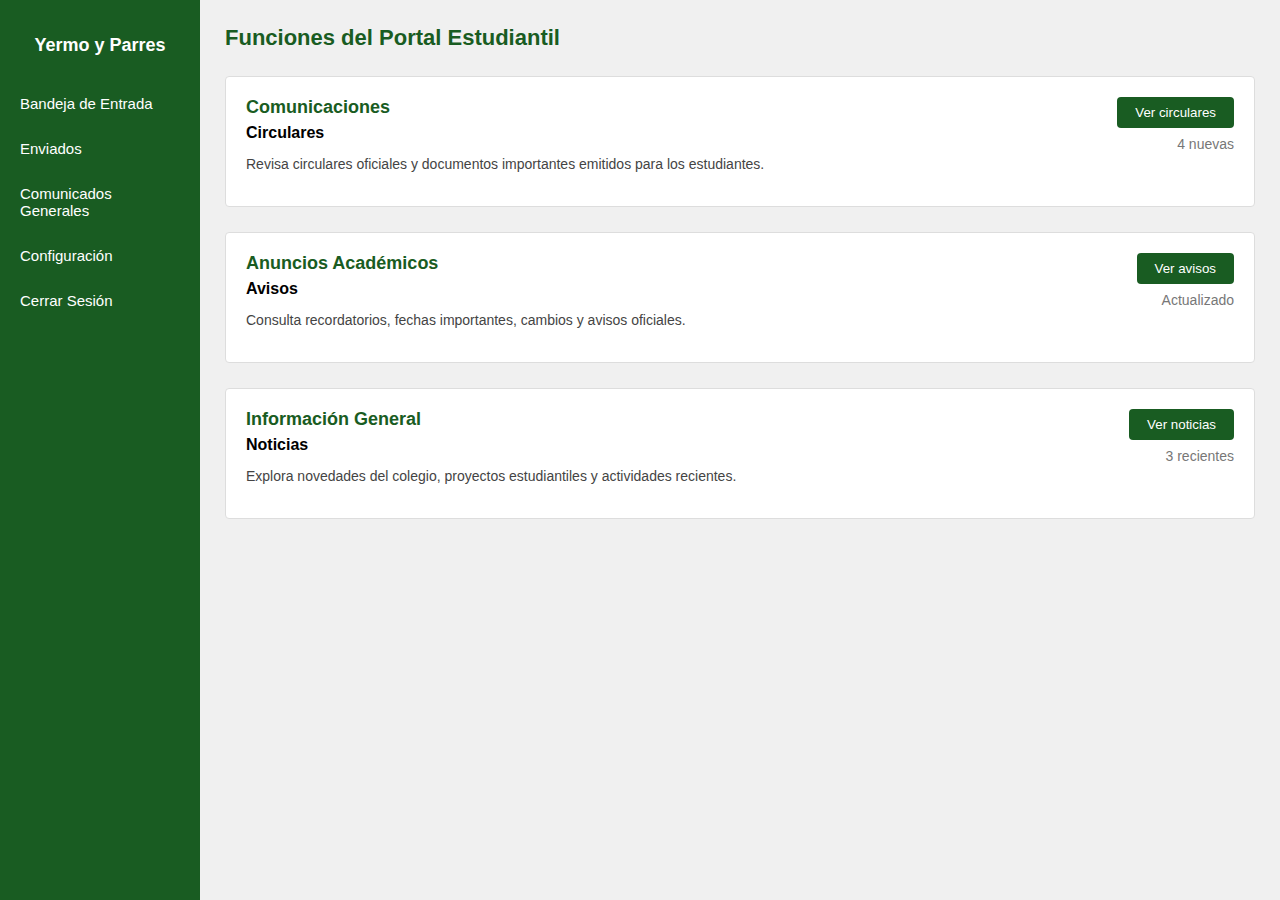
<file: Estudiantes.html>
<!DOCTYPE html>
<html lang="es">
<head>
<meta charset="UTF-8">
<meta name="viewport" content="width=device-width, initial-scale=1.0">
<title>Portal Estudiantil</title>

<style>
    body {
        margin: 0;
        font-family: Arial, sans-serif;
        background: #f0f0f0;
    }

    /* MENU LATERAL */
    .sidebar {
        width: 200px;
        background: #195c22;
        color: white;
        height: 100vh;
        position: fixed;
        top: 0;
        left: 0;
        padding-top: 20px;
    }

    .sidebar h2 {
        text-align: center;
        margin-bottom: 25px;
        font-size: 18px;
    }

    .sidebar a {
        display: block;
        color: white;
        text-decoration: none;
        padding: 14px 20px;
        font-size: 15px;
    }

    .sidebar a:hover {
        background: #0f3d17;
    }

    /* CONTENIDO PRINCIPAL */
    .content {
        margin-left: 200px;
        padding: 25px;
    }

    .titulo_pagina {
        font-size: 22px;
        color: #195c22;
        margin-bottom: 25px;
        font-weight: bold;
    }

    /* TARJETAS */
    .modulo {
        background: white;
        border: 1px solid #ddd;
        padding: 20px;
        border-radius: 4px;
        margin-bottom: 25px;
        display: flex;
        justify-content: space-between;
    }

    .modulo h3 {
        margin: 0;
        color: #195c22;
        font-size: 18px;
        margin-bottom: 6px;
    }

    .sub {
        margin: 0;
        font-weight: bold;
        font-size: 16px;
        margin-bottom: 6px;
    }

    .desc {
        font-size: 14px;
        color: #444;
        max-width: 600px;
    }

    .boton {
        background: #195c22;
        color: white;
        padding: 8px 18px;
        border: none;
        border-radius: 4px;
        cursor: pointer;
        margin-bottom: 8px;
    }

    .estado {
        color: #777;
        text-align: right;
        font-size: 14px;
    }
</style>
</head>

<body>

<!-- LATERAL -->
<div class="sidebar">
    <h2>Yermo y Parres</h2>
    <a href="#">Bandeja de Entrada</a>
    <a href="#">Enviados</a>
    <a href="#">Comunicados Generales</a>
    <a href="#">Configuración</a>
    <a href="#">Cerrar Sesión</a>
</div>

<!-- CONTENIDO -->
<div class="content">

    <div class="titulo_pagina">Funciones del Portal Estudiantil</div>

    <!-- CIRCULARES -->
    <div class="modulo">
        <div>
            <h3>Comunicaciones</h3>
            <p class="sub">Circulares</p>
            <p class="desc">Revisa circulares oficiales y documentos importantes emitidos para los estudiantes.</p>
        </div>
        <div>
            <button class="boton">Ver circulares</button>
            <div class="estado">4 nuevas</div>
        </div>
    </div>

    <!-- AVISOS -->
    <div class="modulo">
        <div>
            <h3>Anuncios Académicos</h3>
            <p class="sub">Avisos</p>
            <p class="desc">Consulta recordatorios, fechas importantes, cambios y avisos oficiales.</p>
        </div>
        <div>
            <button class="boton">Ver avisos</button>
            <div class="estado">Actualizado</div>
        </div>
    </div>

    <!-- NOTICIAS -->
    <div class="modulo">
        <div>
            <h3>Información General</h3>
            <p class="sub">Noticias</p>
            <p class="desc">Explora novedades del colegio, proyectos estudiantiles y actividades recientes.</p>
        </div>
        <div>
            <button class="boton">Ver noticias</button>
            <div class="estado">3 recientes</div>
        </div>
    </div>

</div>

</body>
</html>
</file>
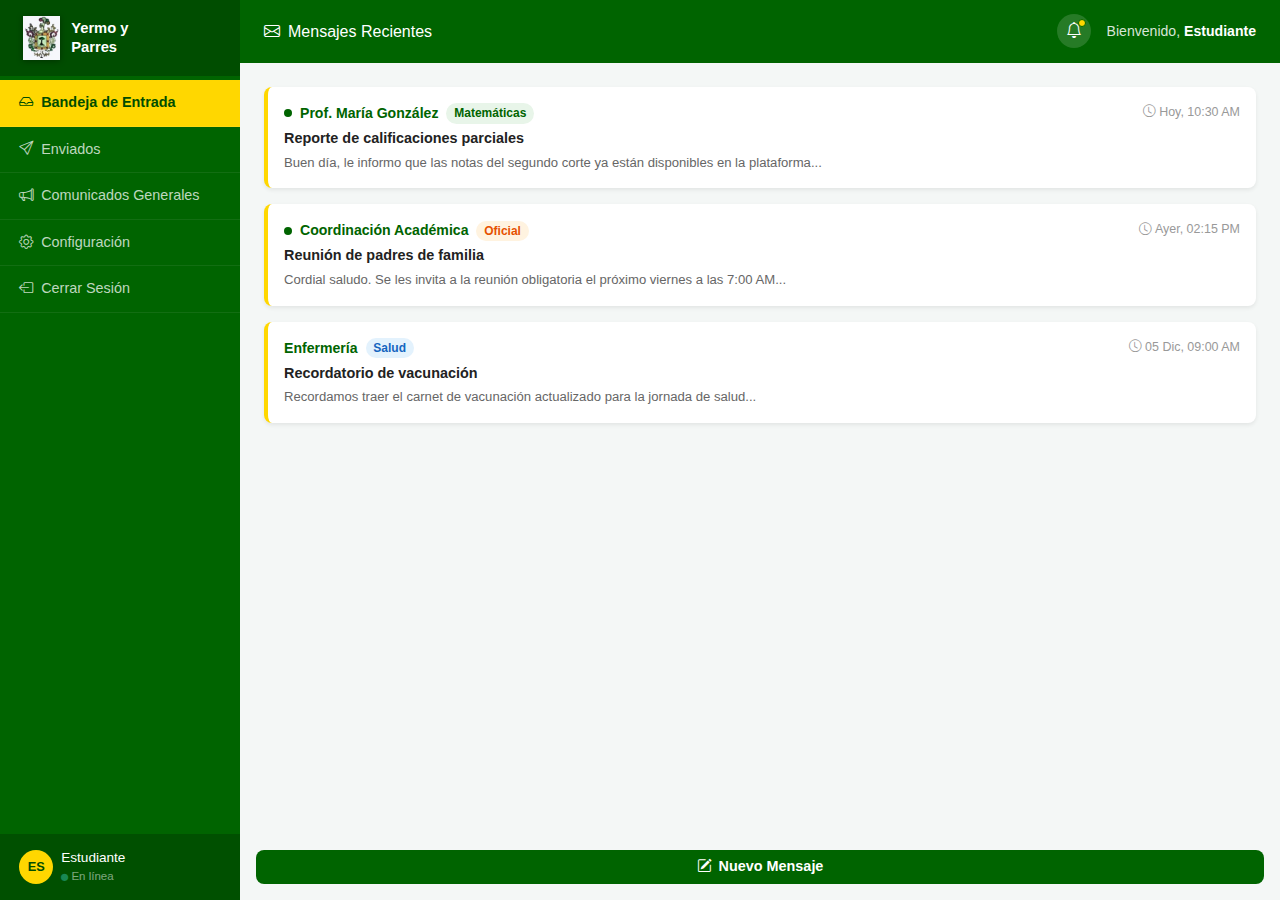
<file: mensajeria.html>
<!DOCTYPE html>
<html lang="es">
<head>
    <meta charset="UTF-8">
    <meta name="viewport" content="width=device-width, initial-scale=1.0">
    <title>Buzón de Mensajes - Yermo y Parres</title>
    <link href="https://cdn.jsdelivr.net/npm/bootstrap@5.3.3/dist/css/bootstrap.min.css" rel="stylesheet">
    <link href="https://cdn.jsdelivr.net/npm/bootstrap-icons@1.11.3/font/bootstrap-icons.min.css" rel="stylesheet">
    <link rel="stylesheet" href="style.css">
</head>
<body style="background-color:#f4f7f6;">

<div class="d-flex" style="min-height:100vh;">

    <!-- SIDEBAR -->
    <aside class="sidebar">
        <div class="sidebar-header d-flex align-items-center gap-2">
            <img src="[data-uri]" alt="Escudo" class="escudo-logo">
            <span>Yermo y<br>Parres</span>
        </div>
        <ul class="nav flex-column mt-1">
            <li class="nav-item"><a href="#" class="nav-link active"><i class="bi bi-inbox me-2"></i>Bandeja de Entrada</a></li>
            <li class="nav-item"><a href="#" class="nav-link"><i class="bi bi-send me-2"></i>Enviados</a></li>
            <li class="nav-item"><a href="#" class="nav-link"><i class="bi bi-megaphone me-2"></i>Comunicados Generales</a></li>
            <li class="nav-item"><a href="#" class="nav-link"><i class="bi bi-gear me-2"></i>Configuración</a></li>
            <li class="nav-item"><a href="index.html" class="nav-link"><i class="bi bi-box-arrow-left me-2"></i>Cerrar Sesión</a></li>
        </ul>
        <div class="user-bar d-flex align-items-center gap-2">
            <div class="avatar">ES</div>
            <div>
                <div class="user-name">Estudiante</div>
                <div class="user-status"><i class="bi bi-circle-fill text-success" style="font-size:0.45rem;"></i> En línea</div>
            </div>
        </div>
    </aside>

    <!-- MAIN -->
    <main class="flex-grow-1 d-flex flex-column">
        <header class="top-bar d-flex justify-content-between align-items-center">
            <h2><i class="bi bi-envelope me-2"></i>Mensajes Recientes</h2>
            <div class="d-flex align-items-center gap-3">
                <button class="notif-btn">
                    <i class="bi bi-bell" style="font-size:1rem;"></i>
                    <span class="notif-dot"></span>
                </button>
                <span class="welcome-text">Bienvenido, <strong class="text-white">Estudiante</strong></span>
            </div>
        </header>

        <section class="flex-grow-1 p-3 p-md-4" style="overflow-y:auto;">
            <div class="message-card p-3 mb-3 shadow-sm">
                <div class="d-flex justify-content-between align-items-start mb-1">
                    <div class="d-flex align-items-center gap-2">
                        <div class="unread-dot"></div>
                        <span class="sender-name">Prof. María González</span>
                        <span class="badge rounded-pill badge-math">Matemáticas</span>
                    </div>
                    <span class="msg-date"><i class="bi bi-clock me-1"></i>Hoy, 10:30 AM</span>
                </div>
                <p class="msg-subject">Reporte de calificaciones parciales</p>
                <p class="msg-preview">Buen día, le informo que las notas del segundo corte ya están disponibles en la plataforma...</p>
            </div>

            <div class="message-card p-3 mb-3 shadow-sm">
                <div class="d-flex justify-content-between align-items-start mb-1">
                    <div class="d-flex align-items-center gap-2">
                        <div class="unread-dot"></div>
                        <span class="sender-name">Coordinación Académica</span>
                        <span class="badge rounded-pill badge-coord">Oficial</span>
                    </div>
                    <span class="msg-date"><i class="bi bi-clock me-1"></i>Ayer, 02:15 PM</span>
                </div>
                <p class="msg-subject">Reunión de padres de familia</p>
                <p class="msg-preview">Cordial saludo. Se les invita a la reunión obligatoria el próximo viernes a las 7:00 AM...</p>
            </div>

            <div class="message-card p-3 mb-3 shadow-sm">
                <div class="d-flex justify-content-between align-items-start mb-1">
                    <div class="d-flex align-items-center gap-2">
                        <span class="sender-name">Enfermería</span>
                        <span class="badge rounded-pill badge-salud">Salud</span>
                    </div>
                    <span class="msg-date"><i class="bi bi-clock me-1"></i>05 Dic, 09:00 AM</span>
                </div>
                <p class="msg-subject">Recordatorio de vacunación</p>
                <p class="msg-preview">Recordamos traer el carnet de vacunación actualizado para la jornada de salud...</p>
            </div>
        </section>

        <div class="p-3" style="background:#f4f7f6;">
            <button class="btn btn-compose w-100">
                <i class="bi bi-pencil-square me-2"></i>Nuevo Mensaje
            </button>
        </div>
    </main>
</div>

<script src="https://cdn.jsdelivr.net/npm/bootstrap@5.3.3/dist/js/bootstrap.bundle.min.js"></script>
</body>
</html>
</file>
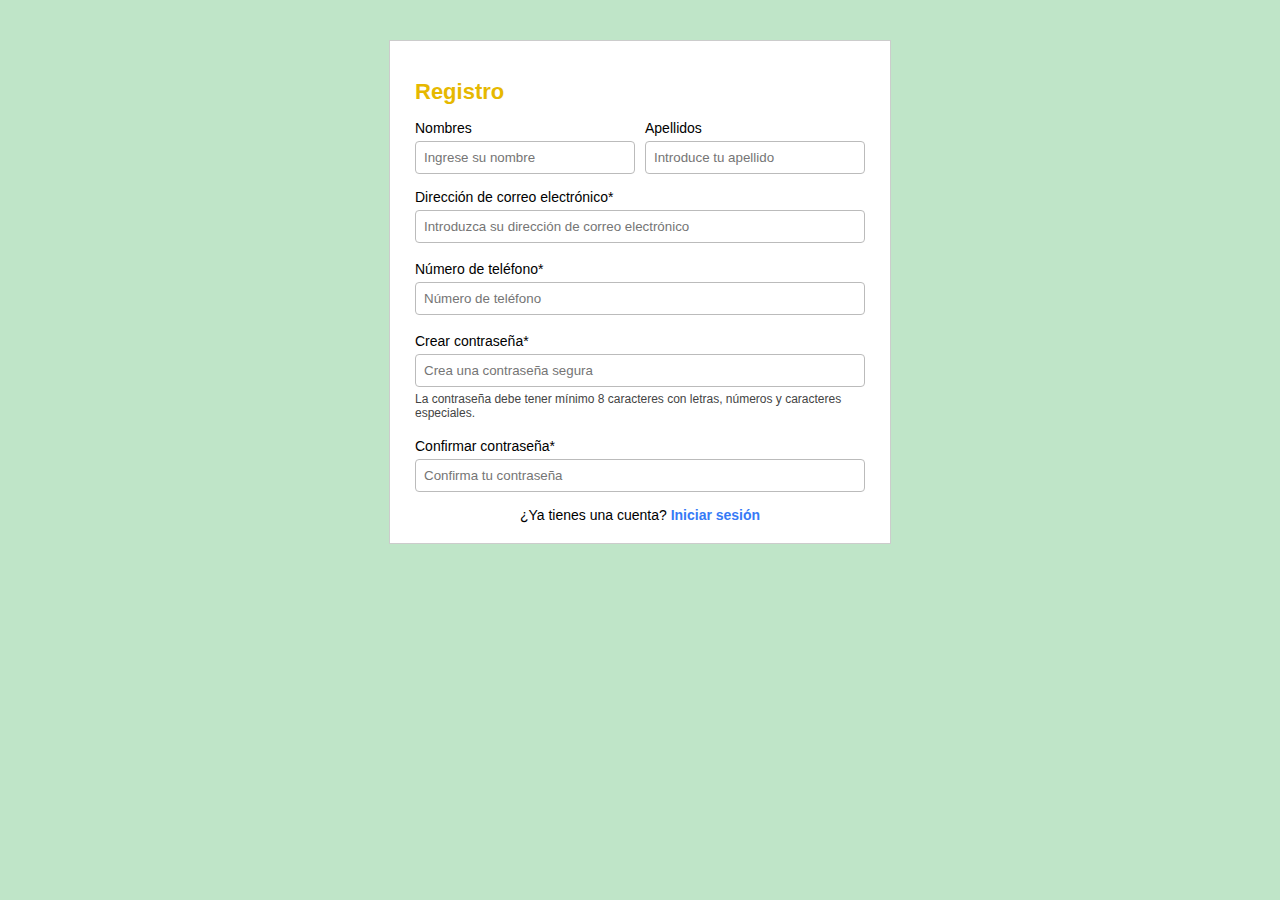
<file: registro.html>
<html>
    <head>
       <meta charset="UTF-8">
       <title>Registro</title>

<style>
    body {
        background: #bfe5c8; /* verde suave de fondo */
        font-family: Arial;
    }

    .caja {
        width: 450px;
        background: white;
        padding: 20px 25px;
        margin: 40px auto;
        border: 1px solid #ccc;
    }

    h2 {
        color: #e6b800; /* amarillo */
        margin-bottom: 15px;
        font-size: 22px;
    }

    .fila {
        display: flex;
        gap: 10px;
        margin-bottom: 15px;
    }

    label {
        font-size: 14px;
        display: block;
        margin-bottom: 5px;
    }

    input {
        width: 100%;
        padding: 8px;
        border: 1px solid #bbb;
        border-radius: 4px;
    }

    .texto-ayuda {
        font-size: 12px;
        color: #444;
        margin-top: 5px;
    }

    .abajo {
        margin-top: 15px;
        text-align: center;
        font-size: 14px;
    }

    a {
        color: #367af6;
        text-decoration: none;
        font-weight: bold;
    }
</style>
    </head>

    <body>

   <div class="caja">

    <h2>Registro</h2>

    <!-- fila nombres y apellidos -->
    <div class="fila">
        <div style="flex:1;">
            <label>Nombres</label>
            <input type="text" placeholder="Ingrese su nombre">
        </div>

        <div style="flex:1;">
            <label>Apellidos</label>
            <input type="text" placeholder="Introduce tu apellido">
        </div>
    </div>

    <label>Dirección de correo electrónico*</label>
    <input type="email" placeholder="Introduzca su dirección de correo electrónico">

    <br><br>

    <label>Número de teléfono*</label>
    <input type="text" placeholder="Número de teléfono">

    <br><br>

    <label>Crear contraseña*</label>
    <input type="password" placeholder="Crea una contraseña segura">
    <div class="texto-ayuda">
        La contraseña debe tener mínimo 8 caracteres con letras, números y caracteres especiales.
    </div>

    <br>

    <label>Confirmar contraseña*</label>
    <input type="password" placeholder="Confirma tu contraseña">

    <div class="abajo">
        ¿Ya tienes una cuenta? <a href="#">Iniciar sesión</a>
    </div>

       </div>

    </body>
</html>
</file>
<file: style.css>
/* =============================================
   VARIABLES Y BASE
   ============================================= */
:root {
    --verde: #006400;
    --verde-oscuro: #004d00;
    --verde-medio: #0a6b2f;
    --verde-claro: #0d8137;
    --verde-footer: #066e2a;
    --amarillo: #FFD700;
    --amarillo-oscuro: #f5d742;
    --bg: #f4f7f6;
    --text: #333;
    --white: #ffffff;
}

body {
    font-family: "Segoe UI", Tahoma, Geneva, Verdana, sans-serif;
    color: var(--text);
}

/* =============================================
   LOGIN (index.html)
   ============================================= */
.login-page {
    min-height: 100vh;
   background-image:
        url("Colegio.JPG");
    background-size: cover;
    background-position: center;
    background-attachment: fixed;
    display: flex;
    align-items: center;
    justify-content: center;
}

.login-card {
    background: var(--white);
    border-radius: 16px;
    padding: 2.5rem 2rem;
    width: 100%;
    max-width: 420px;
    box-shadow: 0 20px 60px rgba(0,0,0,0.3);
}

.login-card .escudo-logo {
    width: 80px;
    height: 80px;
    object-fit: contain;
    filter: drop-shadow(0 2px 6px rgba(0,0,0,0.2));
}

.login-title {
    color: var(--verde);
    font-size: 1.5rem;
    font-weight: 700;
    margin: 0.5rem 0 0.2rem;
}

.login-subtitle {
    color: #666;
    font-size: 0.88rem;
}

.login-divider {
    height: 3px;
    background: linear-gradient(90deg, var(--verde), var(--amarillo));
    border-radius: 99px;
    margin-bottom: 1.5rem;
}

.form-control:focus {
    border-color: var(--verde);
    box-shadow: 0 0 0 3px rgba(0,100,0,0.12);
}

.btn-ingresar {
    background-color: var(--verde);
    color: white;
    border: none;
    border-radius: 8px;
    padding: 0.75rem;
    font-size: 1rem;
    font-weight: 600;
    width: 100%;
    transition: background 0.2s, color 0.2s;
}

.btn-ingresar:hover {
    background-color: var(--amarillo);
    color: var(--verde-oscuro);
}

.forgot-link {
    color: var(--verde);
    font-size: 0.85rem;
    text-decoration: none;
}

.forgot-link:hover { text-decoration: underline; }

/* =============================================
   NAVBAR (Inicio.html)
   ============================================= */
.navbar-colegio { background-color: var(--verde-medio); }

.navbar-colegio .nav-link {
    color: rgba(255,255,255,0.85) !important;
    font-weight: 600;
    font-size: 0.92rem;
    padding: 0.5rem 0.8rem !important;
}

.navbar-colegio .nav-link:hover { color: var(--amarillo) !important; }

.navbar-colegio .navbar-toggler { border-color: rgba(255,255,255,0.3); }

.navbar-colegio .navbar-toggler-icon {
    background-image: url("data:image/svg+xml,%3csvg xmlns='http://www.w3.org/2000/svg' viewBox='0 0 30 30'%3e%3cpath stroke='rgba%28255,255,255,0.8%29' stroke-linecap='round' stroke-miterlimit='10' stroke-width='2' d='M4 7h22M4 15h22M4 23h22'/%3e%3c/svg%3e");
}

.btn-acceso {
    background: white;
    color: #0a3c63;
    font-weight: 600;
    border-radius: 6px;
    padding: 0.4rem 1.1rem;
    font-size: 0.88rem;
    text-decoration: none;
}

.btn-registrarse {
    background: var(--amarillo);
    color: #543d00;
    font-weight: 600;
    border-radius: 6px;
    padding: 0.4rem 1.1rem;
    font-size: 0.88rem;
    text-decoration: none;
}

.btn-acceso:hover, .btn-registrarse:hover { filter: brightness(0.9); }

.escudo-nav {
    width: 38px;
    height: 38px;
    object-fit: contain;
    filter: drop-shadow(0 1px 3px rgba(0,0,0,0.3));
}

/* =============================================
   SECCIÓN PASTORAL (Inicio.html)
   ============================================= */
.pastoral-section {
    padding: 4rem 0;
    background: #f9fafb;
}

.pastoral-section h2 {
    color: var(--verde);
    font-size: 2.2rem;
    font-weight: 700;
    margin-bottom: 1rem;
}

.pastoral-section p {
    line-height: 1.8;
    color: #444;
    font-size: 1rem;
}

.pastoral-img {
    width: 100%;
    border-radius: 12px;
    object-fit: cover;
    max-height: 380px;
    box-shadow: 0 8px 24px rgba(0,0,0,0.12);
}

.escudo-pastoral {
    width: 90px;
    height: auto;
    margin-bottom: 1rem;
    filter: drop-shadow(0 2px 4px rgba(0,0,0,0.15));
}

/* =============================================
   BARRA TÍTULO (Inicio.html)
   ============================================= */
.barra-titulo {
    background-color: var(--verde-claro);
    padding: 1.5rem 0;
    text-align: center;
    color: white;
}

.barra-titulo h2 {
    font-size: 1.8rem;
    font-weight: 700;
    margin: 0;
}

/* =============================================
   CARDS PASTORAL (Inicio.html)
   ============================================= */
.cards-section {
    padding: 3rem 0;
    background: white;
}

.pastoral-card {
    background: white;
    border-radius: 12px;
    box-shadow: 0 4px 16px rgba(0,0,0,0.09);
    overflow: hidden;
    height: 100%;
    transition: transform 0.2s;
    border-top: 4px solid var(--verde);
}

.pastoral-card:hover { transform: translateY(-4px); }

.pastoral-card img {
    width: 100%;
    height: 220px;
    object-fit: cover;
}

.pastoral-card .card-body { padding: 1.5rem; }

.pastoral-card h3 {
    font-size: 1.05rem;
    font-weight: 700;
    color: var(--verde);
    margin-bottom: 0.75rem;
}

.pastoral-card p {
    font-size: 0.9rem;
    color: #555;
    line-height: 1.6;
}

/* =============================================
   FOOTER (Inicio.html)
   ============================================= */
.footer {
    background-color: var(--verde-footer);
    color: white;
    padding: 3rem 0 0;
}

.footer h3 { font-size: 1.05rem; font-weight: 700; margin-bottom: 1rem; }

.footer p, .footer a {
    font-size: 0.88rem;
    color: rgba(255,255,255,0.85);
    text-decoration: none;
}

.footer a:hover { color: var(--amarillo); }
.footer ul { list-style: none; padding: 0; }
.footer ul li { margin-bottom: 0.4rem; }

.footer-divider {
    height: 4px;
    background: linear-gradient(90deg, var(--verde-claro), var(--amarillo));
    margin: 2rem 0 0;
}

.footer-bottom {
    background: rgba(0,0,0,0.2);
    padding: 1rem 0;
}

.footer-bottom p, .footer-bottom a {
    font-size: 0.82rem;
    color: rgba(255,255,255,0.7);
    margin: 0;
}

.footer-bottom a:hover { color: var(--amarillo); }

.social-icons a {
    display: inline-flex;
    align-items: center;
    justify-content: center;
    width: 34px;
    height: 34px;
    border-radius: 50%;
    background: rgba(255,255,255,0.15);
    color: white;
    font-size: 1rem;
    margin-right: 6px;
    transition: background 0.2s;
}

.social-icons a:hover { background: var(--amarillo); color: var(--verde); }

.footer-map iframe { border-radius: 10px; width: 100%; }

.escudo-footer {
    width: 55px;
    height: 55px;
    object-fit: contain;
    filter: drop-shadow(0 1px 3px rgba(0,0,0,0.3));
    margin-bottom: 0.75rem;
}

/* =============================================
   MENSAJERÍA - SIDEBAR (mensajeria.html)
   ============================================= */
.sidebar {
    width: 240px;
    min-height: 100vh;
    background-color: var(--verde);
    display: flex;
    flex-direction: column;
    flex-shrink: 0;
}

.sidebar-header {
    background-color: var(--verde-oscuro);
    padding: 1rem 1.2rem;
}

.sidebar-header .escudo-logo {
    width: 44px;
    height: 44px;
    object-fit: contain;
    filter: drop-shadow(0 1px 3px rgba(0,0,0,0.35));
}

.sidebar-header span {
    color: white;
    font-size: 0.92rem;
    font-weight: 600;
    line-height: 1.3;
}

.sidebar .nav-link {
    color: rgba(255,255,255,0.75);
    padding: 0.75rem 1.2rem;
    border-bottom: 1px solid rgba(255,255,255,0.07);
    font-size: 0.9rem;
    transition: background 0.2s;
    border-radius: 0;
}

.sidebar .nav-link:hover,
.sidebar .nav-link.active {
    background-color: var(--amarillo);
    color: var(--verde-oscuro) !important;
    font-weight: 600;
}

.user-bar {
    margin-top: auto;
    padding: 0.9rem 1.2rem;
    background: rgba(0,0,0,0.2);
}

.user-bar .avatar {
    width: 34px;
    height: 34px;
    border-radius: 50%;
    background: var(--amarillo);
    color: var(--verde-oscuro);
    font-weight: 700;
    font-size: 0.8rem;
    display: flex;
    align-items: center;
    justify-content: center;
    flex-shrink: 0;
}

.user-bar .user-name {
    color: white;
    font-size: 0.85rem;
    font-weight: 500;
}

.user-bar .user-status {
    color: rgba(255,255,255,0.5);
    font-size: 0.72rem;
}

/* =============================================
   MENSAJERÍA - TOPBAR
   ============================================= */
.top-bar {
    background-color: var(--verde);
    padding: 0.9rem 1.5rem;
}

.top-bar h2 {
    color: white;
    font-size: 1rem;
    font-weight: 500;
    margin: 0;
}

.notif-btn {
    width: 34px;
    height: 34px;
    border-radius: 50%;
    background: rgba(255,255,255,0.15);
    border: none;
    color: white;
    display: flex;
    align-items: center;
    justify-content: center;
    position: relative;
    cursor: pointer;
}

.notif-dot {
    position: absolute;
    top: 5px; right: 5px;
    width: 8px; height: 8px;
    background: var(--amarillo);
    border-radius: 50%;
    border: 1.5px solid var(--verde);
}

.welcome-text {
    color: rgba(255,255,255,0.85);
    font-size: 0.88rem;
}

/* =============================================
   MENSAJERÍA - TARJETAS
   ============================================= */
.message-card {
    background: white;
    border-radius: 8px;
    border-left: 4px solid var(--amarillo);
    cursor: pointer;
    transition: transform 0.15s, box-shadow 0.15s;
}

.message-card:hover {
    transform: translateY(-2px);
    box-shadow: 0 6px 16px rgba(0,0,0,0.1) !important;
}

.sender-name { font-size: 0.88rem; font-weight: 600; color: var(--verde); }
.msg-subject { font-size: 0.9rem; font-weight: 600; color: #222; margin: 3px 0; }
.msg-preview { font-size: 0.82rem; color: #666; margin: 0; }
.msg-date    { font-size: 0.78rem; color: #999; white-space: nowrap; }

.unread-dot {
    width: 8px; height: 8px;
    border-radius: 50%;
    background: var(--verde);
    flex-shrink: 0;
    display: inline-block;
}

.badge-math  { background: #e8f5e9 !important; color: #006400 !important; }
.badge-coord { background: #fff3e0 !important; color: #e65100 !important; }
.badge-salud { background: #e3f2fd !important; color: #1565c0 !important; }

.btn-compose {
    background-color: var(--verde);
    color: white;
    border: none;
    font-weight: 600;
    font-size: 0.9rem;
    border-radius: 8px;
}

.btn-compose:hover { background-color: var(--verde-oscuro); color: white; }

/* =============================================
   RESPONSIVE
   ============================================= */
@media (max-width: 768px) {
    .sidebar {
        width: 100%;
        min-height: auto;
    }
}
</file>
